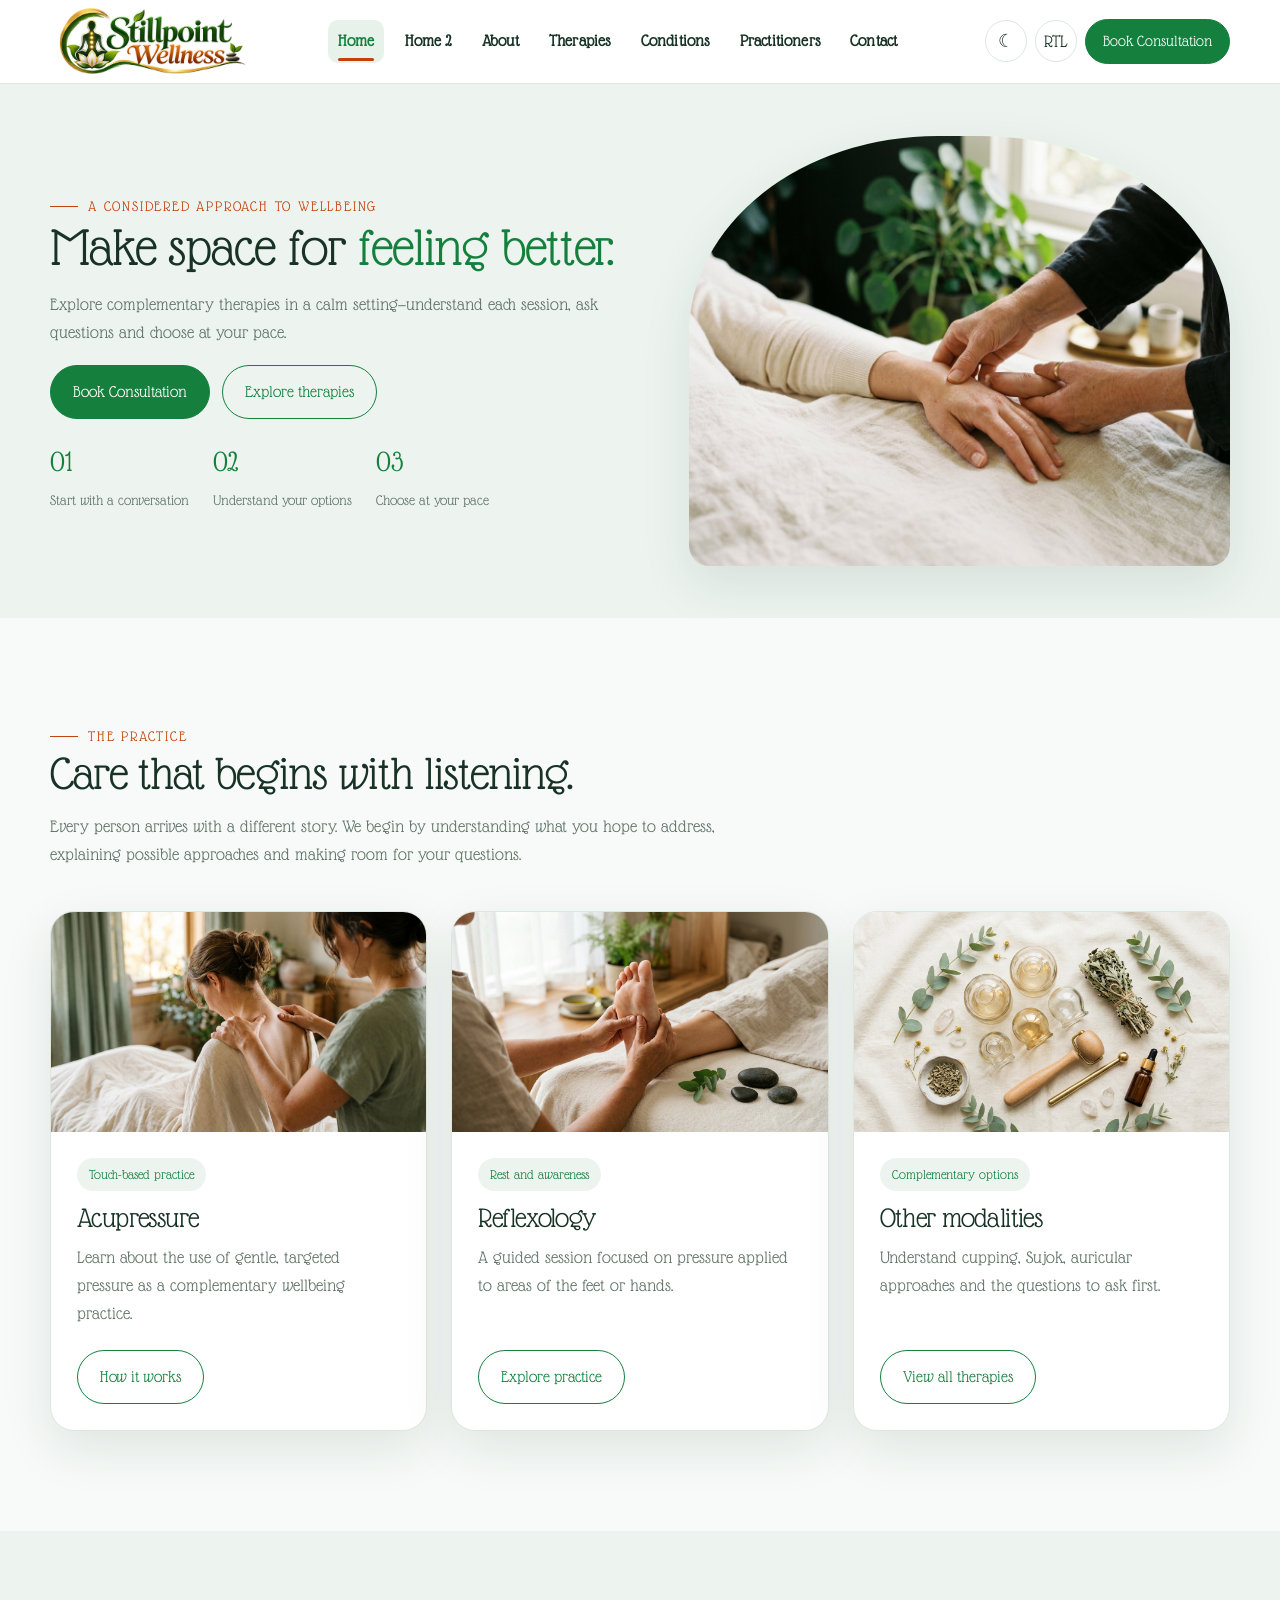
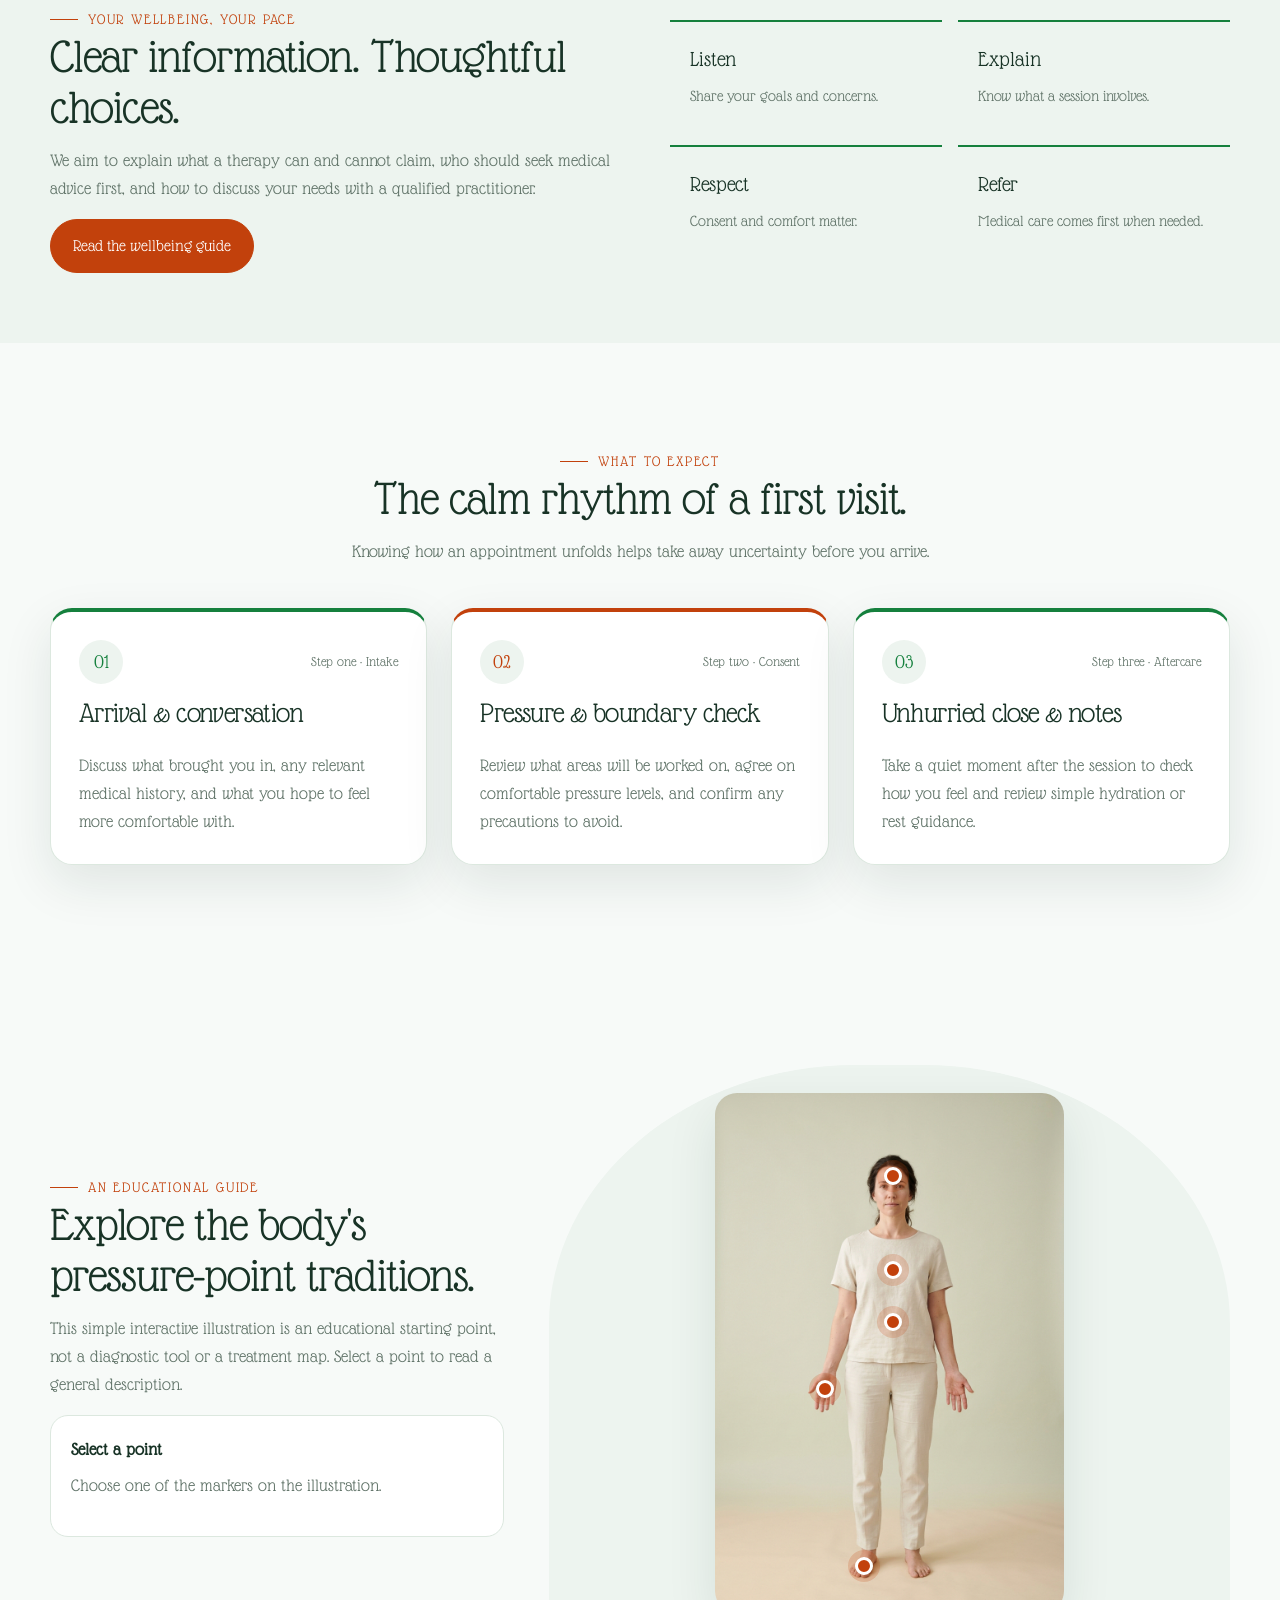
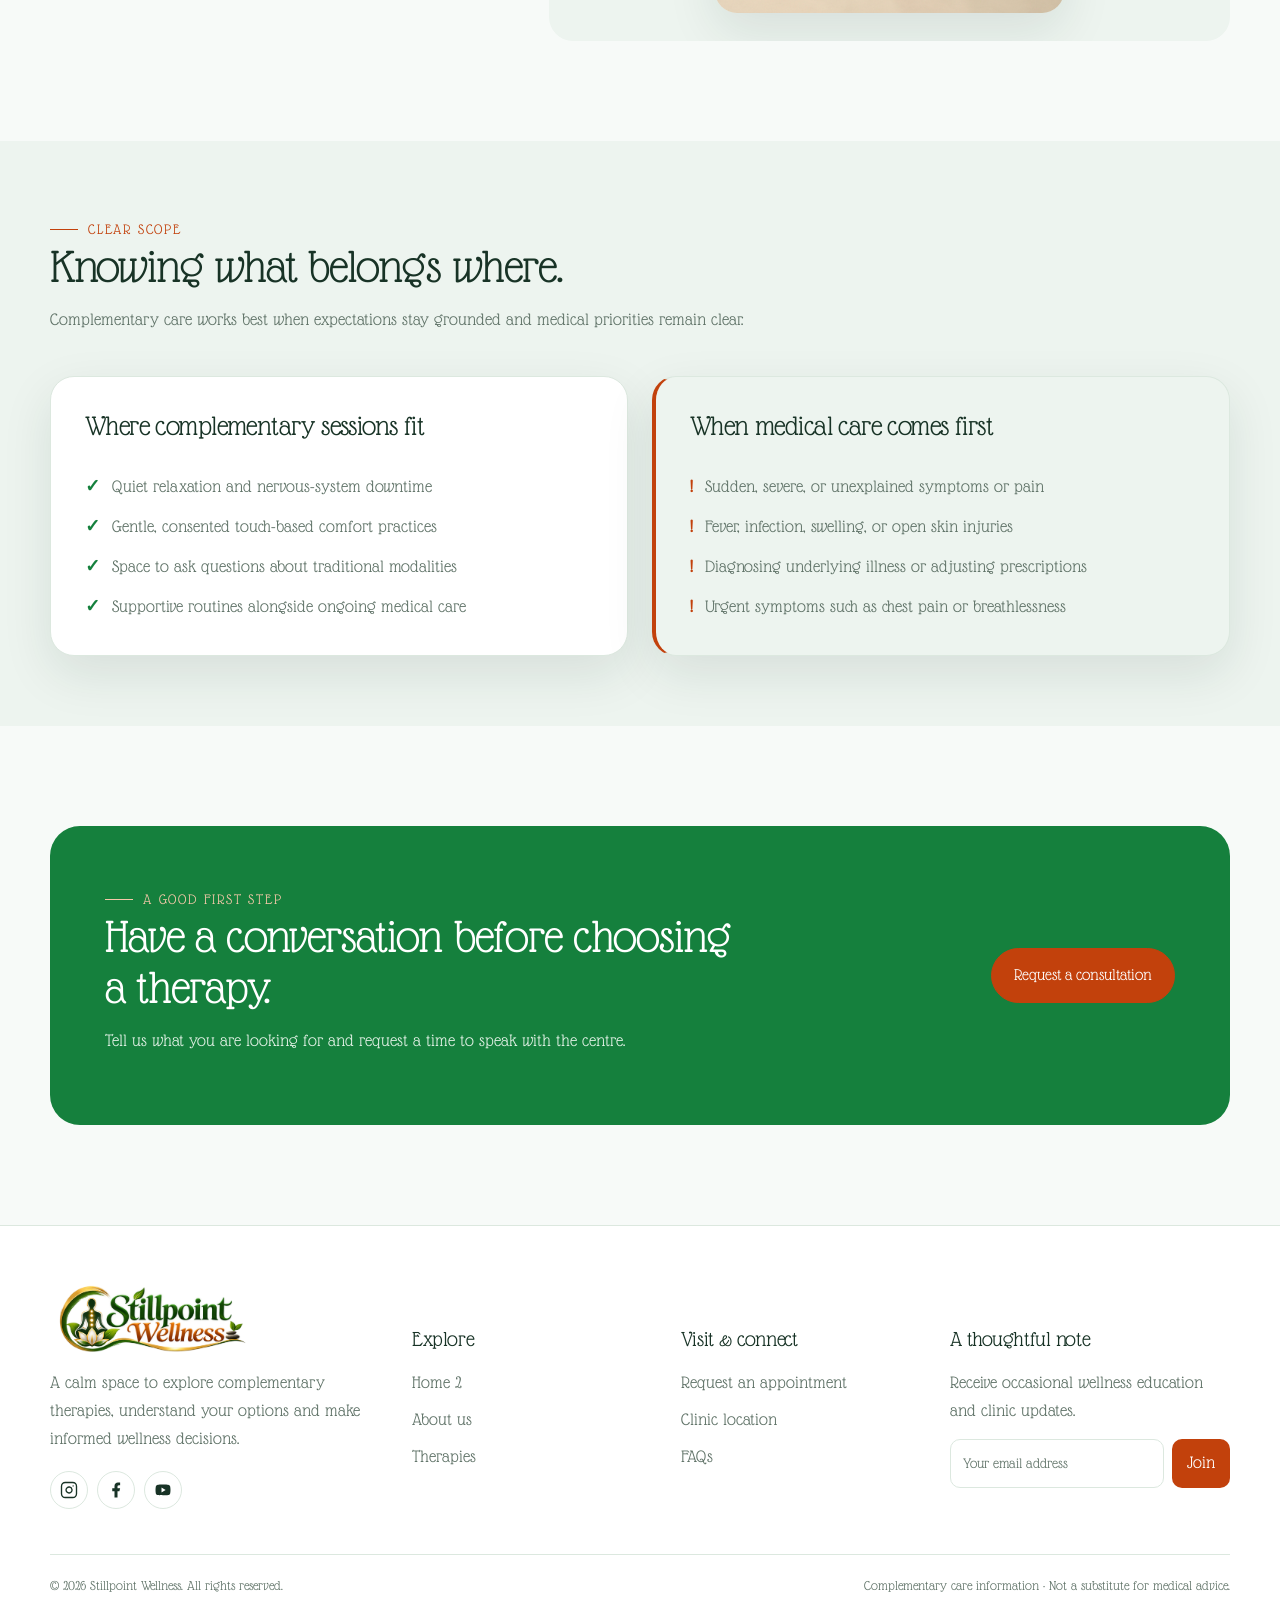
<file: index.html>
<!doctype html><html lang="en" data-theme="light"><head><meta charset="utf-8"><meta name="viewport" content="width=device-width,initial-scale=1"><meta name="description" content="Explore complementary acupressure and alternative therapy options with clear, safety-conscious information."><title>A quieter way to care for yourself | Stillpoint Wellness</title><link rel="icon" type="image/png" href="assets/favicon.png"><link rel="shortcut icon" type="image/png" href="assets/favicon.png"><link rel="apple-touch-icon" href="assets/favicon.png"><link rel="stylesheet" href="styles.css"></head><body>
<header class="site-header"><div class="container nav">
<a class="brand" href="index.html"><img class="brand-logo" src="assets/Stillpoint%20Wellness%20Logo.png" alt="Stillpoint Wellness" width="200" height="71"></a>
<nav class="nav-links" aria-label="Main navigation">
<a href="index.html" class="active">Home</a><a href="home-2.html">Home 2</a><a href="about.html">About</a><a href="therapies.html">Therapies</a><a href="conditions.html">Conditions</a><a href="practitioners.html">Practitioners</a><a href="contact.html">Contact</a></nav>
<div class="nav-tools"><button class="icon-btn" data-theme-toggle aria-label="Toggle color theme">☾</button><button class="icon-btn" data-dir-toggle aria-label="Toggle text direction">RTL</button><a class="btn" href="contact.html">Book Consultation</a><button class="icon-btn menu-toggle" aria-label="Open menu" aria-expanded="false">☰</button></div>
</div><nav class="mobile-nav" aria-label="Mobile navigation"><a href="index.html" class="active">Home</a><a href="home-2.html">Home 2</a><a href="about.html">About</a><a href="therapies.html">Therapies</a><a href="conditions.html">Conditions</a><a href="practitioners.html">Practitioners</a><a href="contact.html">Contact</a><a class="btn" href="contact.html">Book Consultation</a></nav></header>
<main>
<section class="hero hero-classic"><div class="container hero-grid"><div><span class="eyebrow">A considered approach to wellbeing</span><h1>Make space for <em>feeling better.</em></h1><p>Explore complementary therapies in a calm setting—understand each session, ask questions and choose at your pace.</p><div class="hero-actions"><a class="btn" href="contact.html">Book Consultation</a><a class="btn outline" href="therapies.html">Explore therapies</a></div><div class="stats"><div class="stat"><strong>01</strong><span>Start with a conversation</span></div><div class="stat"><strong>02</strong><span>Understand your options</span></div><div class="stat"><strong>03</strong><span>Choose at your pace</span></div></div></div><img class="hero-image" src="assets/hero-home.jpg" alt="Practitioner gently applying acupressure to a client's hand and wrist"></div></section>
<section class="section"><div class="container"><div class="section-head"><span class="eyebrow">The practice</span><h2>Care that begins with listening.</h2><p>Every person arrives with a different story. We begin by understanding what you hope to address, explaining possible approaches and making room for your questions.</p></div><div class="therapy-grid"><article class="card therapy-card"><img src="assets/therapy-acupressure.jpg" alt="Gentle shoulder acupressure session" loading="lazy"><div class="card-body"><span class="tag">Touch-based practice</span><h3>Acupressure</h3><p>Learn about the use of gentle, targeted pressure as a complementary wellbeing practice.</p><a class="btn outline" href="therapies.html">How it works</a></div></article><article class="card therapy-card"><img src="assets/therapy-reflexology.jpg" alt="Foot reflexology session with smooth stones" loading="lazy"><div class="card-body"><span class="tag">Rest and awareness</span><h3>Reflexology</h3><p>A guided session focused on pressure applied to areas of the feet or hands.</p><a class="btn outline" href="therapies.html">Explore practice</a></div></article><article class="card therapy-card"><img src="assets/therapy-modalities.jpg" alt="Cupping cups, mugwort and acupressure tools on linen" loading="lazy"><div class="card-body"><span class="tag">Complementary options</span><h3>Other modalities</h3><p>Understand cupping, Sujok, auricular approaches and the questions to ask first.</p><a class="btn outline" href="therapies.html">View all therapies</a></div></article></div></div></section>
<section class="feature-band"><div class="container split"><div><span class="eyebrow">Your wellbeing, your pace</span><h2>Clear information. Thoughtful choices.</h2><p>We aim to explain what a therapy can and cannot claim, who should seek medical advice first, and how to discuss your needs with a qualified practitioner.</p><a class="btn terracotta" href="conditions.html">Read the wellbeing guide</a></div><div class="feature-list feature-list--2col"><div class="feature"><b>Listen</b><p>Share your goals and concerns.</p></div><div class="feature"><b>Explain</b><p>Know what a session involves.</p></div><div class="feature"><b>Respect</b><p>Consent and comfort matter.</p></div><div class="feature"><b>Refer</b><p>Medical care comes first when needed.</p></div></div></div></section>
<section class="section"><div class="container"><div class="section-head center"><span class="eyebrow">What to expect</span><h2>The calm rhythm of a first visit.</h2><p>Knowing how an appointment unfolds helps take away uncertainty before you arrive.</p></div><div class="timeline-grid"><article class="timeline-step"><div class="step-head"><span class="step-badge">01</span><span class="step-meta">Step one · Intake</span></div><h3>Arrival & conversation</h3><p>Discuss what brought you in, any relevant medical history, and what you hope to feel more comfortable with.</p></article><article class="timeline-step"><div class="step-head"><span class="step-badge">02</span><span class="step-meta">Step two · Consent</span></div><h3>Pressure & boundary check</h3><p>Review what areas will be worked on, agree on comfortable pressure levels, and confirm any precautions to avoid.</p></article><article class="timeline-step"><div class="step-head"><span class="step-badge">03</span><span class="step-meta">Step three · Aftercare</span></div><h3>Unhurried close & notes</h3><p>Take a quiet moment after the session to check how you feel and review simple hydration or rest guidance.</p></article></div></div></section>
<section class="section"><div class="container meridian"><div><span class="eyebrow">An educational guide</span><h2>Explore the body's pressure-point traditions.</h2><p>This simple interactive illustration is an educational starting point, not a diagnostic tool or a treatment map. Select a point to read a general description.</p><div class="map-info" id="map-info"><strong>Select a point</strong><p>Choose one of the markers on the illustration.</p></div></div><div class="body-map"><div class="body-figure"><img src="assets/body-figure.jpg" alt="Person standing relaxed, front view" loading="lazy"><button class="point" data-info="Head" data-description="Some traditional practices discuss points around the head and face. Persistent or severe headaches need medical assessment." aria-label="Head point"></button><button class="point" data-info="Chest" data-description="Chest symptoms such as pain, pressure or breathlessness require urgent medical assessment, not acupressure." aria-label="Chest point"></button><button class="point" data-info="Abdomen" data-description="Abdominal discomfort can have many causes. Seek medical advice for persistent, severe or worsening symptoms." aria-label="Abdomen point"></button><button class="point" data-info="Hand" data-description="Hand pressure-point traditions are sometimes used in complementary practices. Avoid painful pressure or use over injured areas." aria-label="Hand point"></button><button class="point" data-info="Foot" data-description="Foot reflexology involves pressure on areas of the feet. It should not replace assessment of swelling, injury or circulation problems." aria-label="Foot point"></button></div></div></div></section>
<section class="section feature-band"><div class="container"><div class="section-head"><span class="eyebrow">Clear scope</span><h2>Knowing what belongs where.</h2><p>Complementary care works best when expectations stay grounded and medical priorities remain clear.</p></div><div class="clarity-grid"><div class="clarity-card"><h3>Where complementary sessions fit</h3><ul class="check-list"><li>Quiet relaxation and nervous-system downtime</li><li>Gentle, consented touch-based comfort practices</li><li>Space to ask questions about traditional modalities</li><li>Supportive routines alongside ongoing medical care</li></ul></div><div class="clarity-card caution"><h3>When medical care comes first</h3><ul class="check-list"><li>Sudden, severe, or unexplained symptoms or pain</li><li>Fever, infection, swelling, or open skin injuries</li><li>Diagnosing underlying illness or adjusting prescriptions</li><li>Urgent symptoms such as chest pain or breathlessness</li></ul></div></div></div></section>
<section class="section"><div class="container"><div class="cta-panel"><div><span class="eyebrow" style="color:#f5c8a9">A good first step</span><h2>Have a conversation before choosing a therapy.</h2><p>Tell us what you are looking for and request a time to speak with the centre.</p></div><a class="btn terracotta" href="contact.html">Request a consultation</a></div></div></section>
</main>
<footer class="site-footer"><div class="container"><div class="footer-grid">
<div><a class="brand" href="index.html"><img class="brand-logo" src="assets/Stillpoint%20Wellness%20Logo.png" alt="Stillpoint Wellness" width="200" height="71"></a><p>A calm space to explore complementary therapies, understand your options and make informed wellness decisions.</p><div class="socials"><a href="#" aria-label="Instagram"><svg viewBox="0 0 24 24" fill="none" stroke="currentColor" stroke-width="1.8" stroke-linecap="round" stroke-linejoin="round" aria-hidden="true"><rect x="2" y="2" width="20" height="20" rx="5" ry="5"/><path d="M16 11.37A4 4 0 1 1 12.63 8 4 4 0 0 1 16 11.37z"/><line x1="17.5" y1="6.5" x2="17.51" y2="6.5"/></svg></a><a href="#" aria-label="Facebook"><svg viewBox="0 0 24 24" fill="currentColor" aria-hidden="true"><path d="M14 13.5h2.5l1-4H14v-2c0-1.03 0-2 2-2h1.5V2.14c-.326-.043-1.557-.14-2.857-.14C11.928 2 10 3.657 10 6.7v2.8H7v4h3V22h4v-8.5z"/></svg></a><a href="#" aria-label="YouTube"><svg viewBox="0 0 24 24" fill="currentColor" aria-hidden="true"><path fill-rule="evenodd" clip-rule="evenodd" d="M21.58 7.19a2.75 2.75 0 0 0-1.94-1.94C17.93 4.8 12 4.8 12 4.8s-5.93 0-7.64.45A2.75 2.75 0 0 0 2.42 7.19 28.6 28.6 0 0 0 2 12a28.6 28.6 0 0 0 .42 4.81 2.75 2.75 0 0 0 1.94 1.94C6.07 19.2 12 19.2 12 19.2s5.93 0 7.64-.45a2.75 2.75 0 0 0 1.94-1.94A28.6 28.6 0 0 0 22 12a28.6 28.6 0 0 0-.42-4.81zM10 15.2V8.8l5.5 3.2L10 15.2z"/></svg></a></div></div>
<div><h3>Explore</h3><div class="footer-links"><a href="home-2.html">Home 2</a><a href="about.html">About us</a><a href="therapies.html">Therapies</a></div></div>
<div><h3>Visit & connect</h3><div class="footer-links"><a href="contact.html">Request an appointment</a><a href="contact.html#location">Clinic location</a><a href="contact.html#faq">FAQs</a></div></div>
<div><h3>A thoughtful note</h3><p>Receive occasional wellness education and clinic updates.</p><form class="newsletter" data-demo-form data-success="Thanks for subscribing to the demo newsletter."><input type="email" placeholder="Your email address" aria-label="Email address" required><button type="submit">Join</button></form></div>
</div><div class="copyright"><span>© <span id="year">2026</span> Stillpoint Wellness. All rights reserved.</span><span>Complementary care information · Not a substitute for medical advice.</span></div></div></footer><div class="toast" role="status" aria-live="polite"></div><button class="back-to-top" type="button" aria-label="Back to top" title="Back to top"><svg viewBox="0 0 24 24" fill="none" stroke="currentColor" stroke-width="2.2" stroke-linecap="round" stroke-linejoin="round" aria-hidden="true"><path d="M12 19V5"/><path d="m5 12 7-7 7 7"/></svg></button>
<script src="script.js"></script></body></html>
</file>
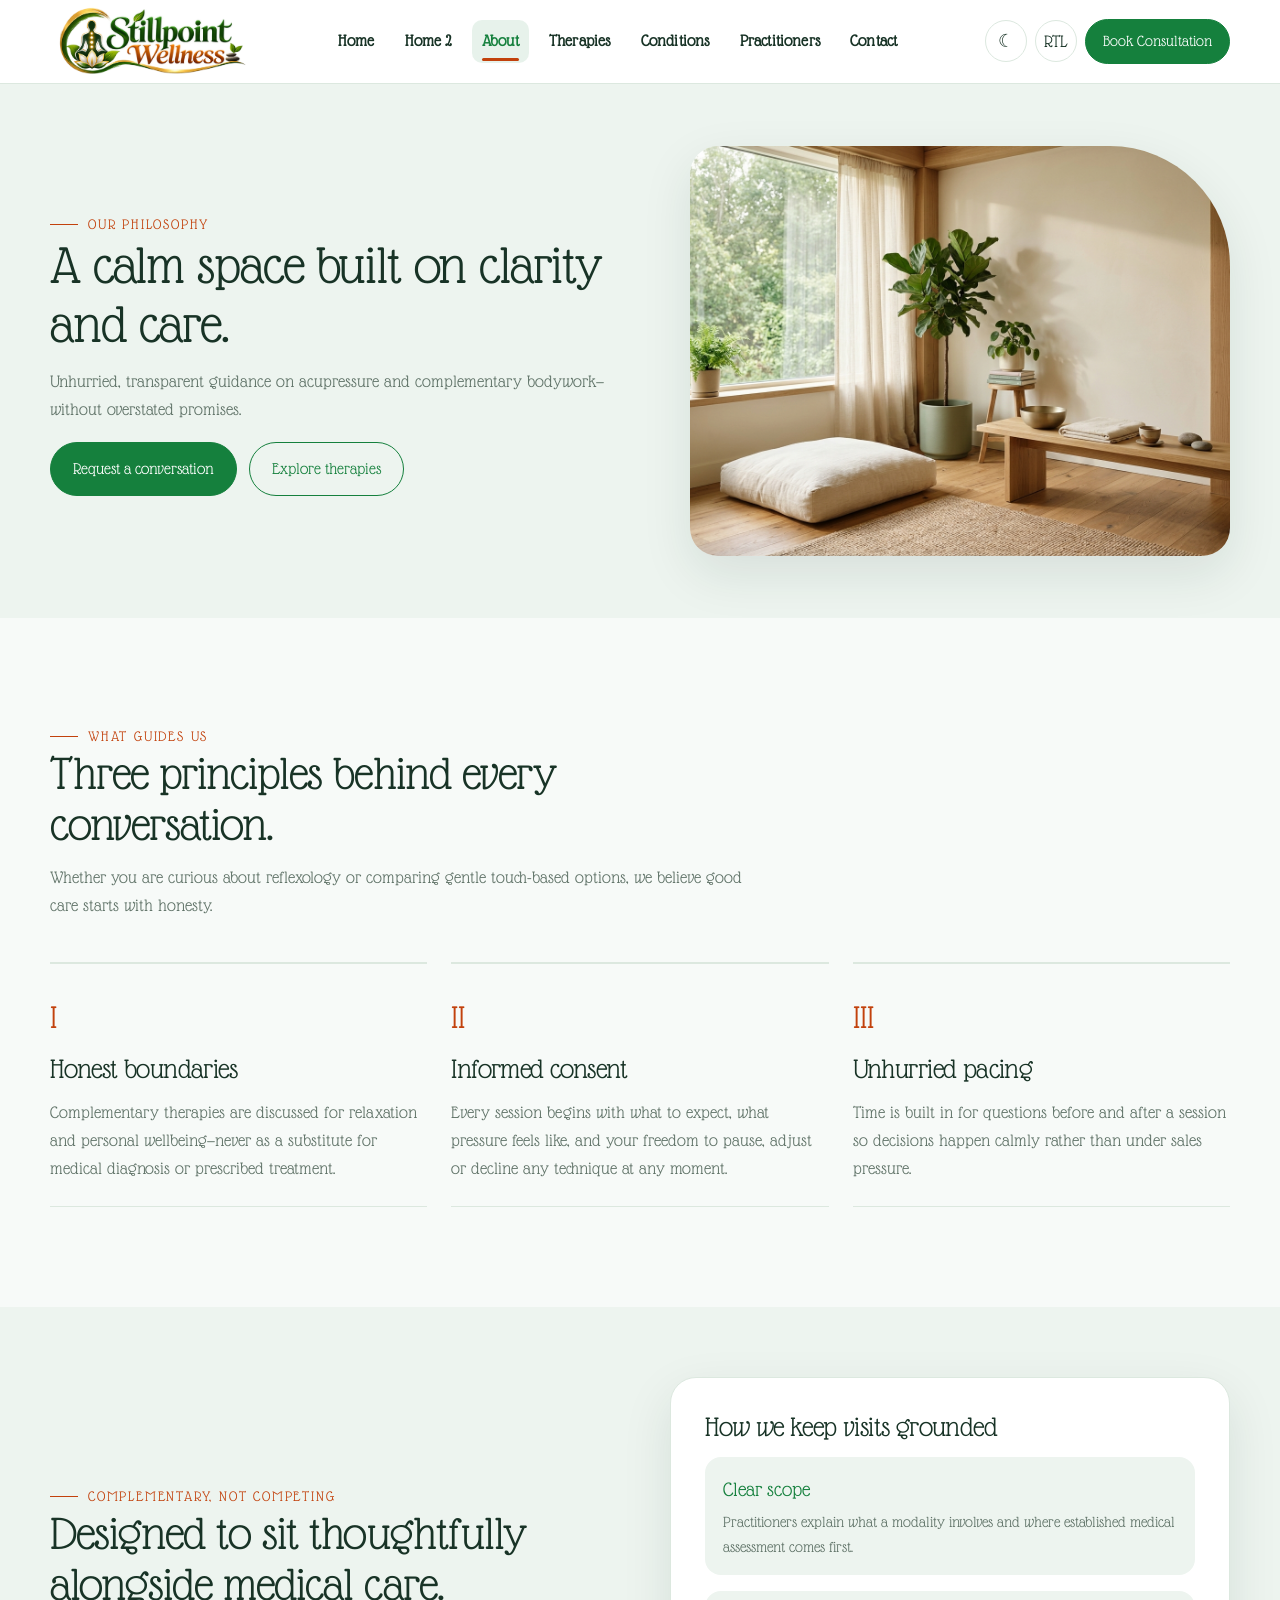
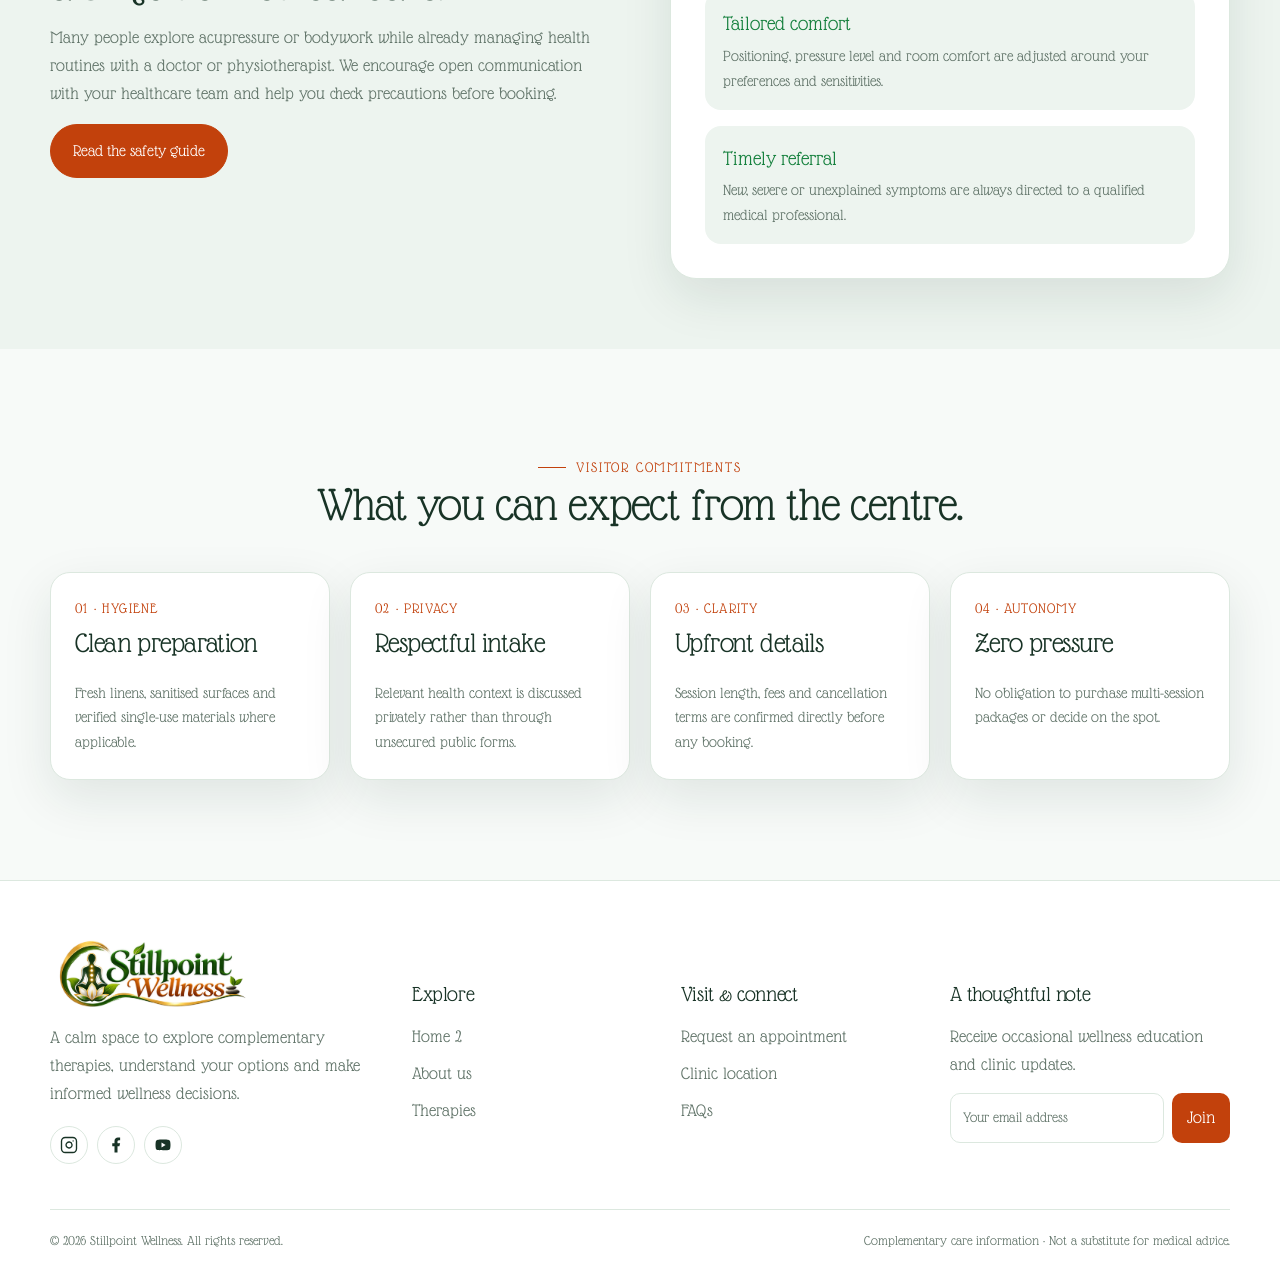
<file: about.html>
<!doctype html><html lang="en" data-theme="light"><head><meta charset="utf-8"><meta name="viewport" content="width=device-width,initial-scale=1"><meta name="description" content="Learn about Stillpoint Wellness, our calm philosophy, safety-first standards and how complementary care fits alongside medical support."><title>About Stillpoint Wellness | Stillpoint Wellness</title><link rel="icon" type="image/png" href="assets/favicon.png"><link rel="shortcut icon" type="image/png" href="assets/favicon.png"><link rel="apple-touch-icon" href="assets/favicon.png"><link rel="stylesheet" href="styles.css"></head><body>
<header class="site-header"><div class="container nav">
<a class="brand" href="index.html"><img class="brand-logo" src="assets/Stillpoint%20Wellness%20Logo.png" alt="Stillpoint Wellness" width="200" height="71"></a>
<nav class="nav-links" aria-label="Main navigation">
<a href="index.html">Home</a><a href="home-2.html">Home 2</a><a href="about.html" class="active">About</a><a href="therapies.html">Therapies</a><a href="conditions.html">Conditions</a><a href="practitioners.html">Practitioners</a><a href="contact.html">Contact</a></nav>
<div class="nav-tools"><button class="icon-btn" data-theme-toggle aria-label="Toggle color theme">☾</button><button class="icon-btn" data-dir-toggle aria-label="Toggle text direction">RTL</button><a class="btn" href="contact.html">Book Consultation</a><button class="icon-btn menu-toggle" aria-label="Open menu" aria-expanded="false">☰</button></div>
</div><nav class="mobile-nav" aria-label="Mobile navigation"><a href="index.html">Home</a><a href="home-2.html">Home 2</a><a href="about.html" class="active">About</a><a href="therapies.html">Therapies</a><a href="conditions.html">Conditions</a><a href="practitioners.html">Practitioners</a><a href="contact.html">Contact</a><a class="btn" href="contact.html">Book Consultation</a></nav></header>
<main>
<section class="hero hero-about"><div class="container"><div><span class="eyebrow">Our philosophy</span><h1>A calm space built on clarity and care.</h1><p>Unhurried, transparent guidance on acupressure and complementary bodywork—without overstated promises.</p><div class="hero-actions"><a class="btn" href="contact.html">Request a conversation</a><a class="btn outline" href="therapies.html">Explore therapies</a></div></div><div class="about-media"><img src="assets/about-practice.jpg" alt="Quiet wellness practice room in soft natural light"></div></div></section>
<section class="section"><div class="container"><div class="section-head"><span class="eyebrow">What guides us</span><h2>Three principles behind every conversation.</h2><p>Whether you are curious about reflexology or comparing gentle touch-based options, we believe good care starts with honesty.</p></div><div class="principles-grid"><article class="principle"><span class="roman-num">I</span><h3>Honest boundaries</h3><p>Complementary therapies are discussed for relaxation and personal wellbeing—never as a substitute for medical diagnosis or prescribed treatment.</p></article><article class="principle"><span class="roman-num">II</span><h3>Informed consent</h3><p>Every session begins with what to expect, what pressure feels like, and your freedom to pause, adjust or decline any technique at any moment.</p></article><article class="principle"><span class="roman-num">III</span><h3>Unhurried pacing</h3><p>Time is built in for questions before and after a session so decisions happen calmly rather than under sales pressure.</p></article></div></div></section>
<section class="section feature-band"><div class="container split"><div><span class="eyebrow">Complementary, not competing</span><h2>Designed to sit thoughtfully alongside medical care.</h2><p>Many people explore acupressure or bodywork while already managing health routines with a doctor or physiotherapist. We encourage open communication with your healthcare team and help you check precautions before booking.</p><a class="btn terracotta" href="conditions.html">Read the safety guide</a></div><div class="ethos-panel"><h3>How we keep visits grounded</h3><div class="ethos-list"><div class="ethos-item"><strong>Clear scope</strong><p>Practitioners explain what a modality involves and where established medical assessment comes first.</p></div><div class="ethos-item"><strong>Tailored comfort</strong><p>Positioning, pressure level and room comfort are adjusted around your preferences and sensitivities.</p></div><div class="ethos-item"><strong>Timely referral</strong><p>New, severe or unexplained symptoms are always directed to a qualified medical professional.</p></div></div></div></div></section>
<section class="section"><div class="container"><div class="section-head center"><span class="eyebrow">Visitor commitments</span><h2>What you can expect from the centre.</h2></div><div class="standards-strip"><div class="standard-item"><span>01 · Hygiene</span><h3>Clean preparation</h3><p>Fresh linens, sanitised surfaces and verified single-use materials where applicable.</p></div><div class="standard-item"><span>02 · Privacy</span><h3>Respectful intake</h3><p>Relevant health context is discussed privately rather than through unsecured public forms.</p></div><div class="standard-item"><span>03 · Clarity</span><h3>Upfront details</h3><p>Session length, fees and cancellation terms are confirmed directly before any booking.</p></div><div class="standard-item"><span>04 · Autonomy</span><h3>Zero pressure</h3><p>No obligation to purchase multi-session packages or decide on the spot.</p></div></div></div></section>
</main>
<footer class="site-footer"><div class="container"><div class="footer-grid">
<div><a class="brand" href="index.html"><img class="brand-logo" src="assets/Stillpoint%20Wellness%20Logo.png" alt="Stillpoint Wellness" width="200" height="71"></a><p>A calm space to explore complementary therapies, understand your options and make informed wellness decisions.</p><div class="socials"><a href="#" aria-label="Instagram"><svg viewBox="0 0 24 24" fill="none" stroke="currentColor" stroke-width="1.8" stroke-linecap="round" stroke-linejoin="round" aria-hidden="true"><rect x="2" y="2" width="20" height="20" rx="5" ry="5"/><path d="M16 11.37A4 4 0 1 1 12.63 8 4 4 0 0 1 16 11.37z"/><line x1="17.5" y1="6.5" x2="17.51" y2="6.5"/></svg></a><a href="#" aria-label="Facebook"><svg viewBox="0 0 24 24" fill="currentColor" aria-hidden="true"><path d="M14 13.5h2.5l1-4H14v-2c0-1.03 0-2 2-2h1.5V2.14c-.326-.043-1.557-.14-2.857-.14C11.928 2 10 3.657 10 6.7v2.8H7v4h3V22h4v-8.5z"/></svg></a><a href="#" aria-label="YouTube"><svg viewBox="0 0 24 24" fill="currentColor" aria-hidden="true"><path fill-rule="evenodd" clip-rule="evenodd" d="M21.58 7.19a2.75 2.75 0 0 0-1.94-1.94C17.93 4.8 12 4.8 12 4.8s-5.93 0-7.64.45A2.75 2.75 0 0 0 2.42 7.19 28.6 28.6 0 0 0 2 12a28.6 28.6 0 0 0 .42 4.81 2.75 2.75 0 0 0 1.94 1.94C6.07 19.2 12 19.2 12 19.2s5.93 0 7.64-.45a2.75 2.75 0 0 0 1.94-1.94A28.6 28.6 0 0 0 22 12a28.6 28.6 0 0 0-.42-4.81zM10 15.2V8.8l5.5 3.2L10 15.2z"/></svg></a></div></div>
<div><h3>Explore</h3><div class="footer-links"><a href="home-2.html">Home 2</a><a href="about.html">About us</a><a href="therapies.html">Therapies</a></div></div>
<div><h3>Visit & connect</h3><div class="footer-links"><a href="contact.html">Request an appointment</a><a href="contact.html#location">Clinic location</a><a href="contact.html#faq">FAQs</a></div></div>
<div><h3>A thoughtful note</h3><p>Receive occasional wellness education and clinic updates.</p><form class="newsletter" data-demo-form data-success="Thanks for subscribing to the demo newsletter."><input type="email" placeholder="Your email address" aria-label="Email address" required><button type="submit">Join</button></form></div>
</div><div class="copyright"><span>© <span id="year">2026</span> Stillpoint Wellness. All rights reserved.</span><span>Complementary care information · Not a substitute for medical advice.</span></div></div></footer><div class="toast" role="status" aria-live="polite"></div><button class="back-to-top" type="button" aria-label="Back to top" title="Back to top"><svg viewBox="0 0 24 24" fill="none" stroke="currentColor" stroke-width="2.2" stroke-linecap="round" stroke-linejoin="round" aria-hidden="true"><path d="M12 19V5"/><path d="m5 12 7-7 7 7"/></svg></button>
<script src="script.js"></script></body></html>
</file>
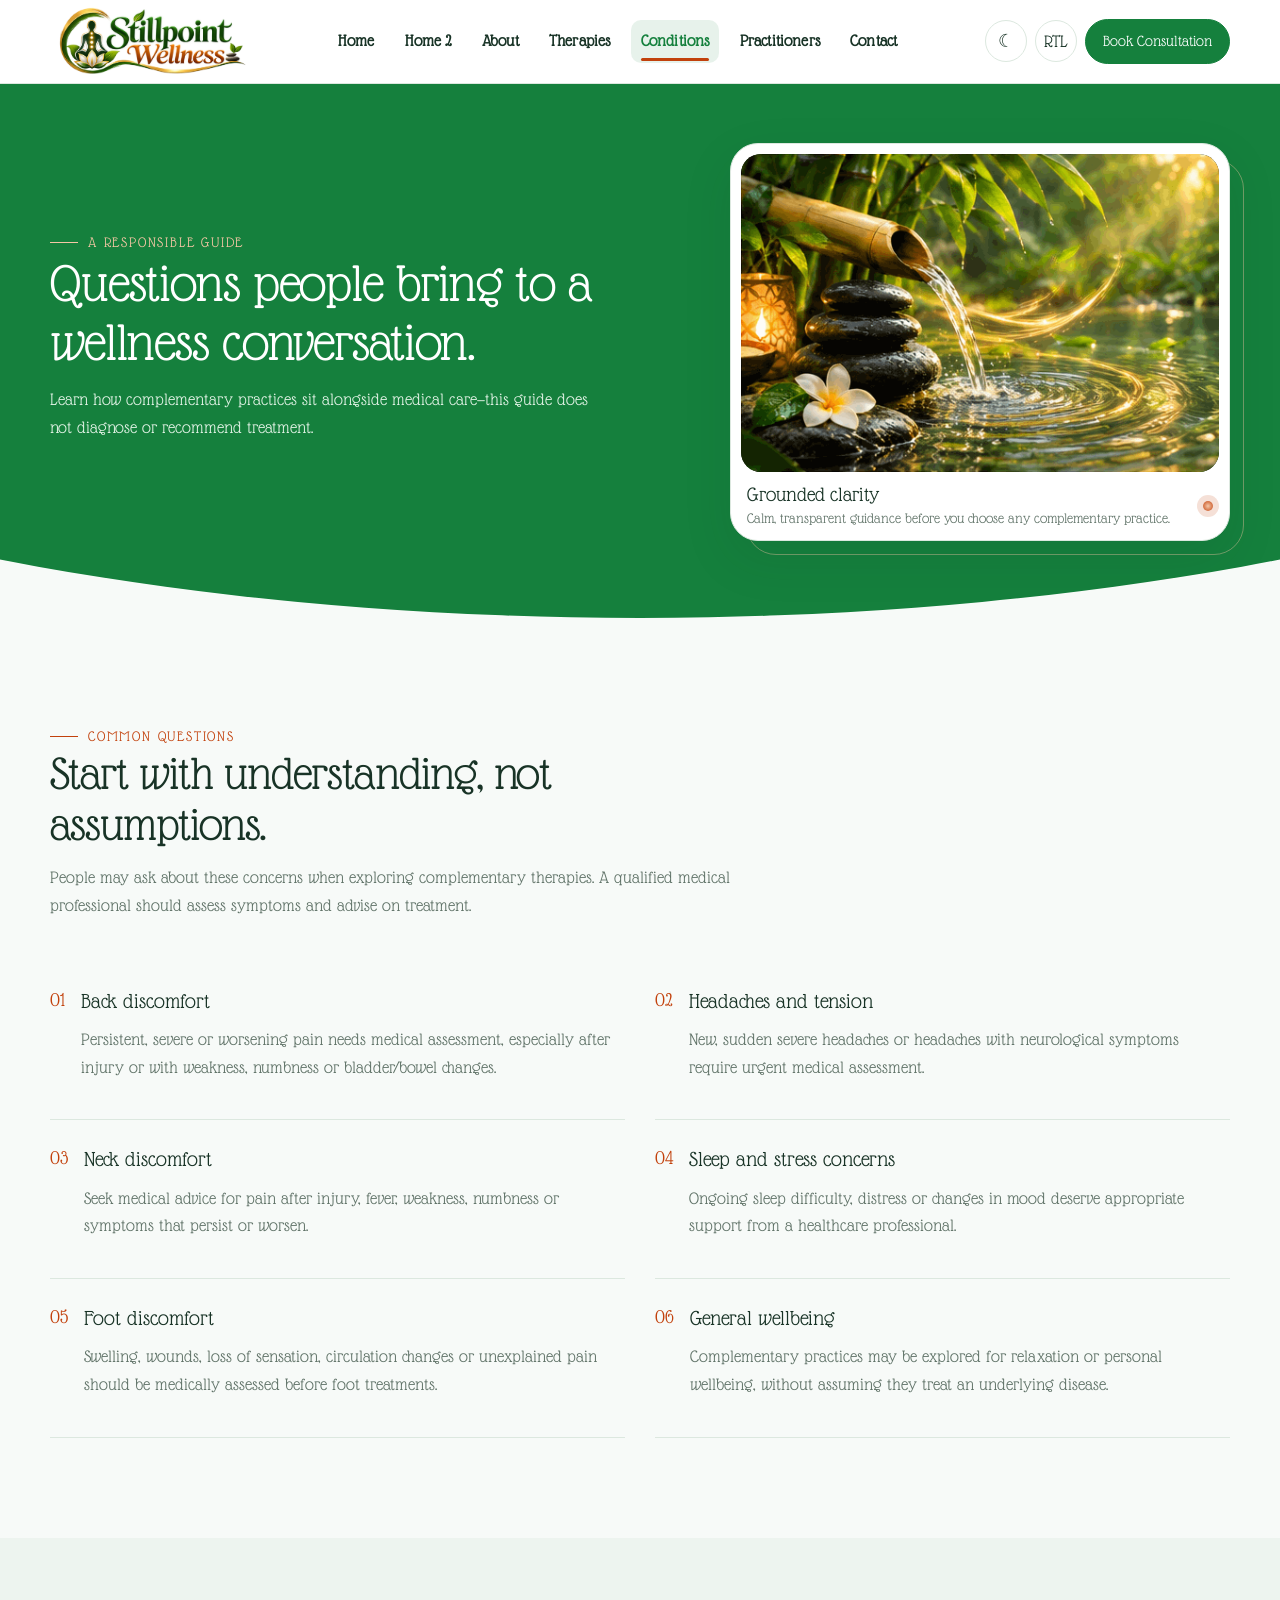
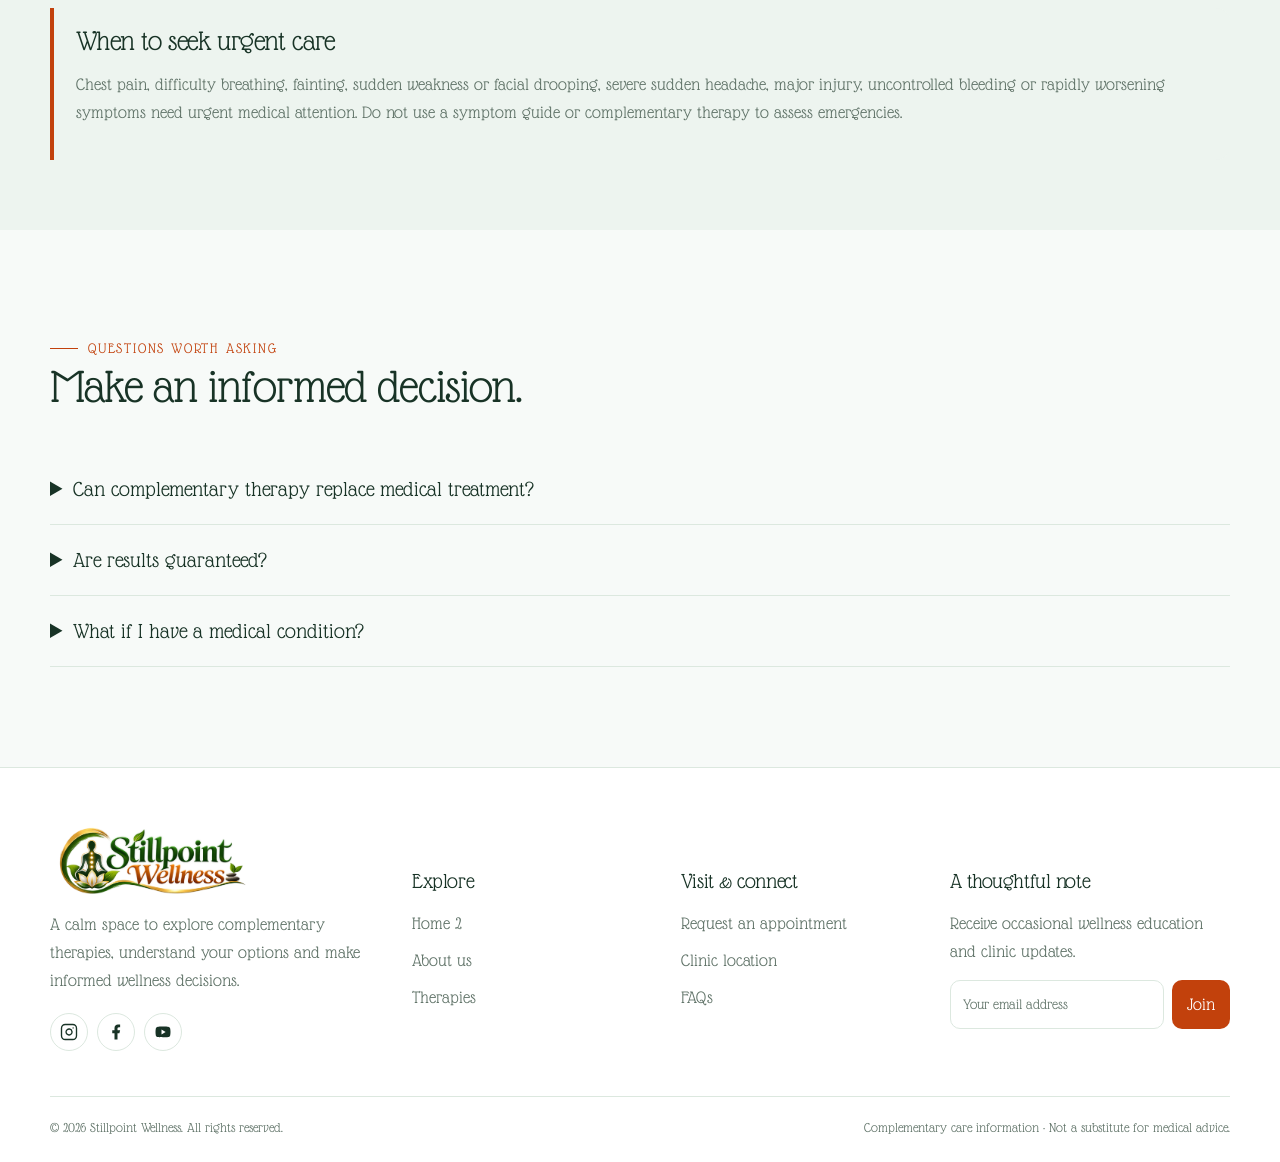
<file: conditions.html>
<!doctype html><html lang="en" data-theme="light"><head><meta charset="utf-8"><meta name="viewport" content="width=device-width,initial-scale=1"><meta name="description" content="Explore complementary acupressure and alternative therapy options with clear, safety-conscious information."><title>Wellbeing concerns and safety guide | Stillpoint Wellness</title><link rel="icon" type="image/png" href="assets/favicon.png"><link rel="shortcut icon" type="image/png" href="assets/favicon.png"><link rel="apple-touch-icon" href="assets/favicon.png"><link rel="stylesheet" href="styles.css"></head><body>
<header class="site-header"><div class="container nav">
<a class="brand" href="index.html"><img class="brand-logo" src="assets/Stillpoint%20Wellness%20Logo.png" alt="Stillpoint Wellness" width="200" height="71"></a>
<nav class="nav-links" aria-label="Main navigation">
<a href="index.html">Home</a><a href="home-2.html">Home 2</a><a href="about.html">About</a><a href="therapies.html">Therapies</a><a href="conditions.html" class="active">Conditions</a><a href="practitioners.html">Practitioners</a><a href="contact.html">Contact</a></nav>
<div class="nav-tools"><button class="icon-btn" data-theme-toggle aria-label="Toggle color theme">☾</button><button class="icon-btn" data-dir-toggle aria-label="Toggle text direction">RTL</button><a class="btn" href="contact.html">Book Consultation</a><button class="icon-btn menu-toggle" aria-label="Open menu" aria-expanded="false">☰</button></div>
</div><nav class="mobile-nav" aria-label="Mobile navigation"><a href="index.html">Home</a><a href="home-2.html">Home 2</a><a href="about.html">About</a><a href="therapies.html">Therapies</a><a href="conditions.html" class="active">Conditions</a><a href="practitioners.html">Practitioners</a><a href="contact.html">Contact</a><a class="btn" href="contact.html">Book Consultation</a></nav></header>
<main>
<section class="hero hero-conditions"><div class="container"><div><span class="eyebrow" style="color:#f5c7a5">A responsible guide</span><h1>Questions people bring to a wellness conversation.</h1><p>Learn how complementary practices sit alongside medical care—this guide does not diagnose or recommend treatment.</p></div><figure class="ritual-showcase"><div class="ritual-card"><div class="ritual-media"><img src="assets/Animated%20Bamboo%20Spa%20Water%20Ritual.gif" width="507" height="337" alt="Animated bamboo water spout pouring into a calm pool beside stacked stones, a glowing candle and a lotus flower"></div><figcaption class="ritual-caption"><div><strong>Grounded clarity</strong><span>Calm, transparent guidance before you choose any complementary practice.</span></div><span class="ritual-dot" aria-hidden="true"></span></figcaption></div></figure></div></section>
<section class="section"><div class="container"><div class="section-head"><span class="eyebrow">Common questions</span><h2>Start with understanding, not assumptions.</h2><p>People may ask about these concerns when exploring complementary therapies. A qualified medical professional should assess symptoms and advise on treatment.</p></div><div class="condition-list"><div class="condition"><span>01</span><div><b>Back discomfort</b><p>Persistent, severe or worsening pain needs medical assessment, especially after injury or with weakness, numbness or bladder/bowel changes.</p></div></div><div class="condition"><span>02</span><div><b>Headaches and tension</b><p>New, sudden severe headaches or headaches with neurological symptoms require urgent medical assessment.</p></div></div><div class="condition"><span>03</span><div><b>Neck discomfort</b><p>Seek medical advice for pain after injury, fever, weakness, numbness or symptoms that persist or worsen.</p></div></div><div class="condition"><span>04</span><div><b>Sleep and stress concerns</b><p>Ongoing sleep difficulty, distress or changes in mood deserve appropriate support from a healthcare professional.</p></div></div><div class="condition"><span>05</span><div><b>Foot discomfort</b><p>Swelling, wounds, loss of sensation, circulation changes or unexplained pain should be medically assessed before foot treatments.</p></div></div><div class="condition"><span>06</span><div><b>General wellbeing</b><p>Complementary practices may be explored for relaxation or personal wellbeing, without assuming they treat an underlying disease.</p></div></div></div></div></section>
<section class="section feature-band"><div class="container"><div class="notice"><h3>When to seek urgent care</h3><p>Chest pain, difficulty breathing, fainting, sudden weakness or facial drooping, severe sudden headache, major injury, uncontrolled bleeding or rapidly worsening symptoms need urgent medical attention. Do not use a symptom guide or complementary therapy to assess emergencies.</p></div></div></section>
<section class="section"><div class="container"><div class="section-head"><span class="eyebrow">Questions worth asking</span><h2>Make an informed decision.</h2></div><div class="faq"><details><summary>Can complementary therapy replace medical treatment?</summary><p>No. Do not stop prescribed medication or delay recommended medical assessment. Discuss complementary practices with your healthcare professional.</p></details><details><summary>Are results guaranteed?</summary><p>No. Outcomes vary, and claims of guaranteed cures or pain relief are not appropriate.</p></details><details><summary>What if I have a medical condition?</summary><p>Discuss your circumstances with a qualified healthcare professional before booking. Share relevant information with the practitioner through an appropriate private process.</p></details></div></div></section>
</main>
<footer class="site-footer"><div class="container"><div class="footer-grid">
<div><a class="brand" href="index.html"><img class="brand-logo" src="assets/Stillpoint%20Wellness%20Logo.png" alt="Stillpoint Wellness" width="200" height="71"></a><p>A calm space to explore complementary therapies, understand your options and make informed wellness decisions.</p><div class="socials"><a href="#" aria-label="Instagram"><svg viewBox="0 0 24 24" fill="none" stroke="currentColor" stroke-width="1.8" stroke-linecap="round" stroke-linejoin="round" aria-hidden="true"><rect x="2" y="2" width="20" height="20" rx="5" ry="5"/><path d="M16 11.37A4 4 0 1 1 12.63 8 4 4 0 0 1 16 11.37z"/><line x1="17.5" y1="6.5" x2="17.51" y2="6.5"/></svg></a><a href="#" aria-label="Facebook"><svg viewBox="0 0 24 24" fill="currentColor" aria-hidden="true"><path d="M14 13.5h2.5l1-4H14v-2c0-1.03 0-2 2-2h1.5V2.14c-.326-.043-1.557-.14-2.857-.14C11.928 2 10 3.657 10 6.7v2.8H7v4h3V22h4v-8.5z"/></svg></a><a href="#" aria-label="YouTube"><svg viewBox="0 0 24 24" fill="currentColor" aria-hidden="true"><path fill-rule="evenodd" clip-rule="evenodd" d="M21.58 7.19a2.75 2.75 0 0 0-1.94-1.94C17.93 4.8 12 4.8 12 4.8s-5.93 0-7.64.45A2.75 2.75 0 0 0 2.42 7.19 28.6 28.6 0 0 0 2 12a28.6 28.6 0 0 0 .42 4.81 2.75 2.75 0 0 0 1.94 1.94C6.07 19.2 12 19.2 12 19.2s5.93 0 7.64-.45a2.75 2.75 0 0 0 1.94-1.94A28.6 28.6 0 0 0 22 12a28.6 28.6 0 0 0-.42-4.81zM10 15.2V8.8l5.5 3.2L10 15.2z"/></svg></a></div></div>
<div><h3>Explore</h3><div class="footer-links"><a href="home-2.html">Home 2</a><a href="about.html">About us</a><a href="therapies.html">Therapies</a></div></div>
<div><h3>Visit & connect</h3><div class="footer-links"><a href="contact.html">Request an appointment</a><a href="contact.html#location">Clinic location</a><a href="contact.html#faq">FAQs</a></div></div>
<div><h3>A thoughtful note</h3><p>Receive occasional wellness education and clinic updates.</p><form class="newsletter" data-demo-form data-success="Thanks for subscribing to the demo newsletter."><input type="email" placeholder="Your email address" aria-label="Email address" required><button type="submit">Join</button></form></div>
</div><div class="copyright"><span>© <span id="year">2026</span> Stillpoint Wellness. All rights reserved.</span><span>Complementary care information · Not a substitute for medical advice.</span></div></div></footer><div class="toast" role="status" aria-live="polite"></div><button class="back-to-top" type="button" aria-label="Back to top" title="Back to top"><svg viewBox="0 0 24 24" fill="none" stroke="currentColor" stroke-width="2.2" stroke-linecap="round" stroke-linejoin="round" aria-hidden="true"><path d="M12 19V5"/><path d="m5 12 7-7 7 7"/></svg></button>
<script src="script.js"></script></body></html>
</file>
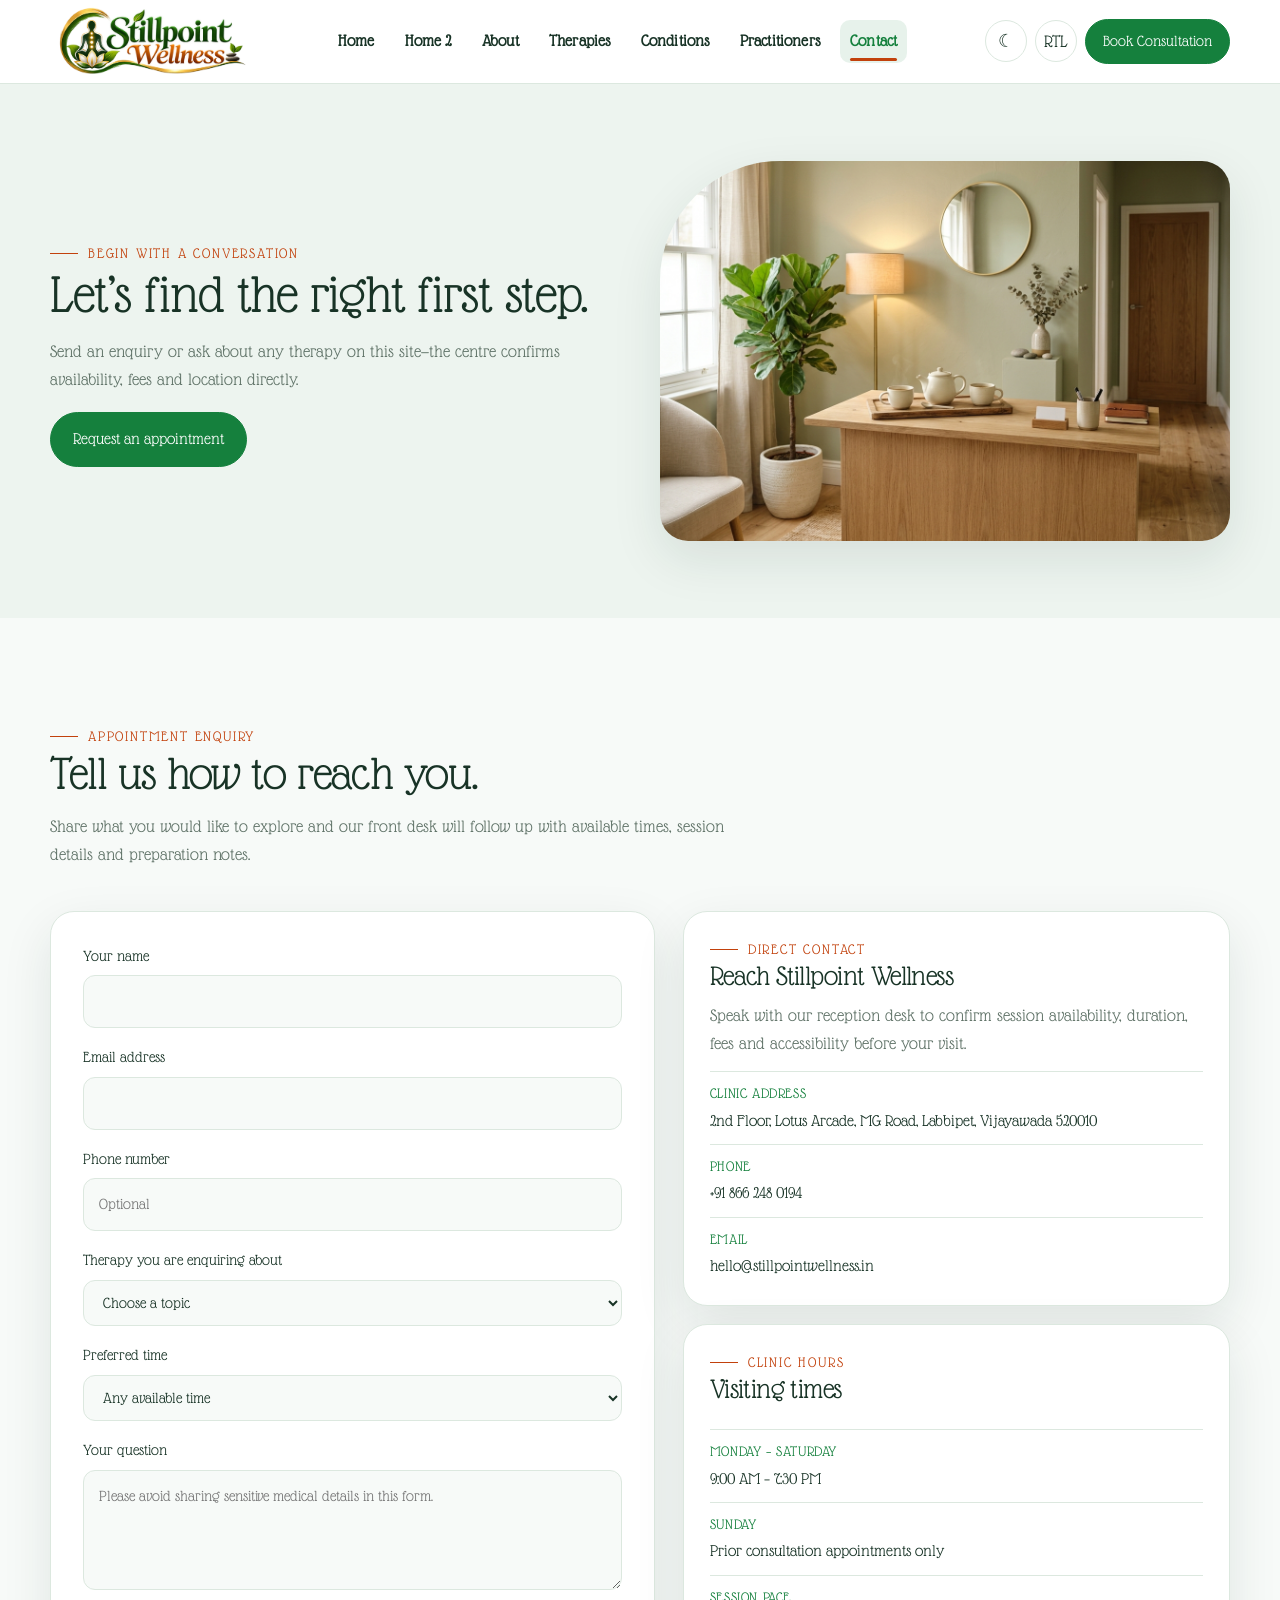
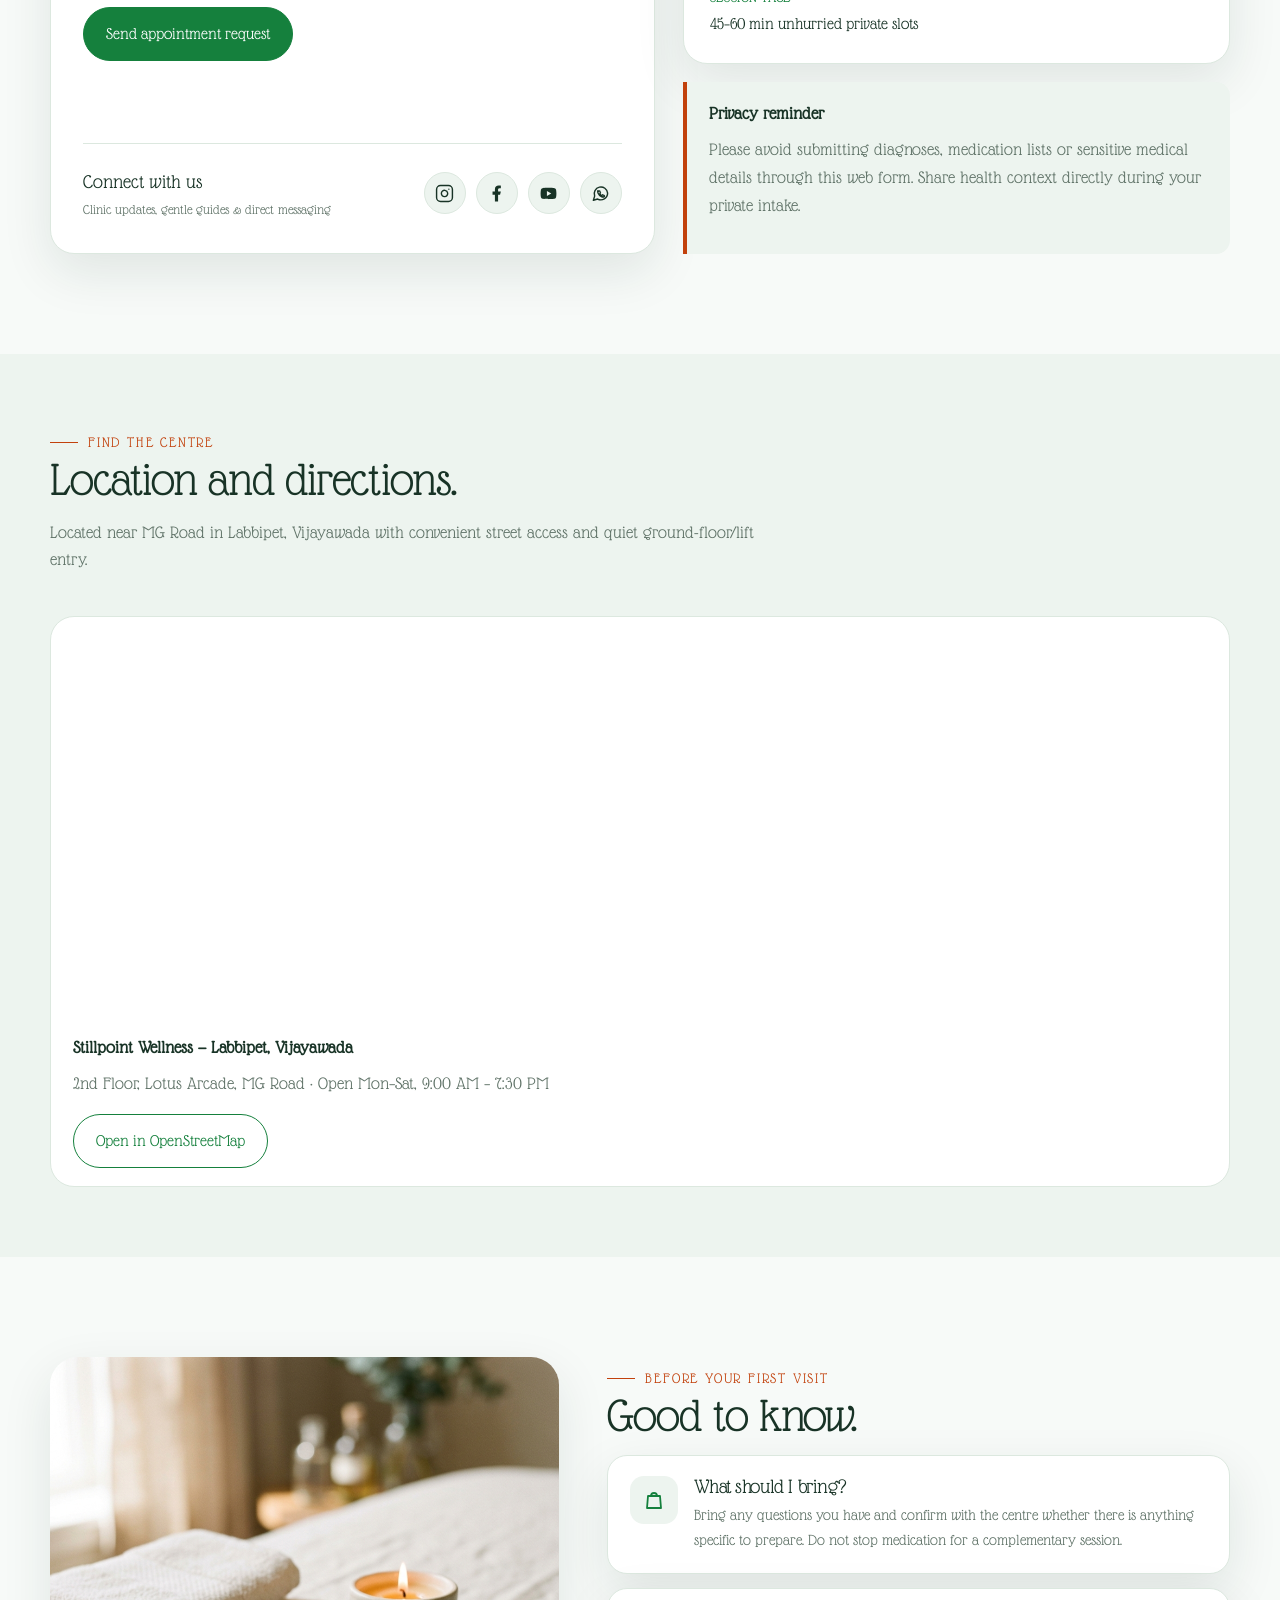
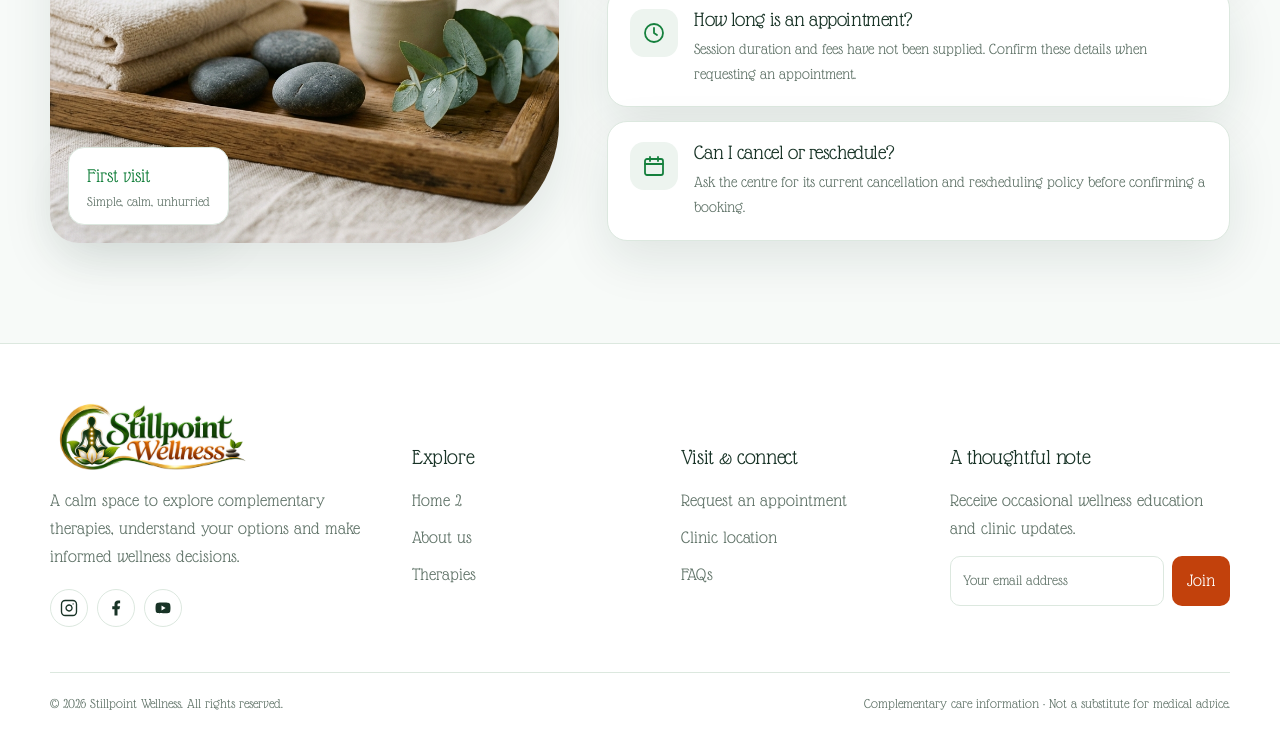
<file: contact.html>
<!doctype html><html lang="en" data-theme="light"><head><meta charset="utf-8"><meta name="viewport" content="width=device-width,initial-scale=1"><meta name="description" content="Explore complementary acupressure and alternative therapy options with clear, safety-conscious information."><title>Contact and appointment requests | Stillpoint Wellness</title><link rel="icon" type="image/png" href="assets/favicon.png"><link rel="shortcut icon" type="image/png" href="assets/favicon.png"><link rel="apple-touch-icon" href="assets/favicon.png"><link rel="stylesheet" href="styles.css"></head><body>
<header class="site-header"><div class="container nav">
<a class="brand" href="index.html"><img class="brand-logo" src="assets/Stillpoint%20Wellness%20Logo.png" alt="Stillpoint Wellness" width="200" height="71"></a>
<nav class="nav-links" aria-label="Main navigation">
<a href="index.html">Home</a><a href="home-2.html">Home 2</a><a href="about.html">About</a><a href="therapies.html">Therapies</a><a href="conditions.html">Conditions</a><a href="practitioners.html">Practitioners</a><a href="contact.html" class="active">Contact</a></nav>
<div class="nav-tools"><button class="icon-btn" data-theme-toggle aria-label="Toggle color theme">☾</button><button class="icon-btn" data-dir-toggle aria-label="Toggle text direction">RTL</button><a class="btn active" href="contact.html">Book Consultation</a><button class="icon-btn menu-toggle" aria-label="Open menu" aria-expanded="false">☰</button></div>
</div><nav class="mobile-nav" aria-label="Mobile navigation"><a href="index.html">Home</a><a href="home-2.html">Home 2</a><a href="about.html">About</a><a href="therapies.html">Therapies</a><a href="conditions.html">Conditions</a><a href="practitioners.html">Practitioners</a><a href="contact.html" class="active">Contact</a><a class="btn active" href="contact.html">Book Consultation</a></nav></header>
<main>
<section class="hero hero-contact"><div class="container"><div><span class="eyebrow">Begin with a conversation</span><h1>Let’s find the right first step.</h1><p>Send an enquiry or ask about any therapy on this site—the centre confirms availability, fees and location directly.</p><a class="btn" href="#appointment">Request an appointment</a></div><img class="hero-photo" src="assets/contact-reception.jpg" alt="Welcoming clinic reception corner with tea set and plants"></div></section>
<section class="section" id="appointment"><div class="container"><div class="section-head"><span class="eyebrow">Appointment enquiry</span><h2>Tell us how to reach you.</h2><p>Share what you would like to explore and our front desk will follow up with available times, session details and preparation notes.</p></div><div class="contact-layout"><div class="form-card"><form data-demo-form data-success="Your appointment enquiry has been received. Our team will follow up shortly."><div class="field"><label for="name">Your name</label><input id="name" name="name" autocomplete="name" required></div><div class="field"><label for="email">Email address</label><input id="email" name="email" type="email" autocomplete="email" required></div><div class="field"><label for="phone">Phone number</label><input id="phone" name="phone" type="tel" autocomplete="tel" placeholder="Optional"></div><div class="field"><label for="service">Therapy you are enquiring about</label><select id="service" required><option value="">Choose a topic</option><option>Acupressure</option><option>Foot reflexology</option><option>Cupping / Hijama</option><option>Moxibustion</option><option>General enquiry</option></select></div><div class="field"><label for="slot">Preferred time</label><select id="slot"><option>Any available time</option><option>Morning</option><option>Afternoon</option><option>Evening</option></select></div><div class="field"><label for="message">Your question</label><textarea id="message" placeholder="Please avoid sharing sensitive medical details in this form."></textarea></div><button class="btn" type="submit">Send appointment request</button></form><div class="form-social"><div><strong>Connect with us</strong><p class="small">Clinic updates, gentle guides &amp; direct messaging</p></div><div class="social-pills"><a href="#" aria-label="Instagram" title="Instagram"><svg viewBox="0 0 24 24" fill="none" stroke="currentColor" stroke-width="1.8" stroke-linecap="round" stroke-linejoin="round" aria-hidden="true"><rect x="2" y="2" width="20" height="20" rx="5" ry="5"/><path d="M16 11.37A4 4 0 1 1 12.63 8 4 4 0 0 1 16 11.37z"/><line x1="17.5" y1="6.5" x2="17.51" y2="6.5"/></svg></a><a href="#" aria-label="Facebook" title="Facebook"><svg viewBox="0 0 24 24" fill="currentColor" aria-hidden="true"><path d="M14 13.5h2.5l1-4H14v-2c0-1.03 0-2 2-2h1.5V2.14c-.326-.043-1.557-.14-2.857-.14C11.928 2 10 3.657 10 6.7v2.8H7v4h3V22h4v-8.5z"/></svg></a><a href="#" aria-label="YouTube" title="YouTube"><svg viewBox="0 0 24 24" fill="currentColor" aria-hidden="true"><path fill-rule="evenodd" clip-rule="evenodd" d="M21.58 7.19a2.75 2.75 0 0 0-1.94-1.94C17.93 4.8 12 4.8 12 4.8s-5.93 0-7.64.45A2.75 2.75 0 0 0 2.42 7.19 28.6 28.6 0 0 0 2 12a28.6 28.6 0 0 0 .42 4.81 2.75 2.75 0 0 0 1.94 1.94C6.07 19.2 12 19.2 12 19.2s5.93 0 7.64-.45a2.75 2.75 0 0 0 1.94-1.94A28.6 28.6 0 0 0 22 12a28.6 28.6 0 0 0-.42-4.81zM10 15.2V8.8l5.5 3.2L10 15.2z"/></svg></a><a href="#" aria-label="WhatsApp" title="WhatsApp"><svg viewBox="0 0 24 24" fill="none" stroke="currentColor" stroke-width="1.8" stroke-linecap="round" stroke-linejoin="round" aria-hidden="true"><path d="M21 11.5a8.5 8.5 0 0 1-12.6 7.45L3 20.5l1.6-5.2A8.5 8.5 0 1 1 21 11.5z"/><path d="M9.5 9.2c.2-.5.4-.5.7-.5h.5c.2 0 .4.1.5.4l.7 1.6c.1.2.1.4-.1.6l-.5.6c-.1.1-.2.3-.1.5.4.8 1.2 1.6 2 2 .2.1.4 0 .5-.1l.6-.5c.2-.2.4-.2.6-.1l1.6.7c.3.1.4.3.4.5v.5c0 .3 0 .5-.5.7-.6.3-1.8.4-3.3-.3-1.7-.7-3.4-2.4-4.1-4.1-.7-1.5-.6-2.7-.3-3.3z"/></svg></a></div></div></div><div class="contact-aside"><div class="card"><div class="card-body"><span class="eyebrow">Direct contact</span><h3>Reach Stillpoint Wellness</h3><p>Speak with our reception desk to confirm session availability, duration, fees and accessibility before your visit.</p><div class="contact-details"><div class="contact-row"><strong>Clinic address</strong><span>2nd Floor, Lotus Arcade, MG Road, Labbipet, Vijayawada 520010</span></div><div class="contact-row"><strong>Phone</strong><a href="tel:+918662480194">+91 866 248 0194</a></div><div class="contact-row"><strong>Email</strong><a href="mailto:hello@stillpointwellness.in">hello@stillpointwellness.in</a></div></div></div></div><div class="card"><div class="card-body"><span class="eyebrow">Clinic hours</span><h3>Visiting times</h3><div class="contact-details"><div class="contact-row"><strong>Monday – Saturday</strong><span>9:00 AM – 7:30 PM</span></div><div class="contact-row"><strong>Sunday</strong><span>Prior consultation appointments only</span></div><div class="contact-row"><strong>Session pace</strong><span>45–60 min unhurried private slots</span></div></div></div></div><div class="notice" id="privacy"><strong>Privacy reminder</strong><p>Please avoid submitting diagnoses, medication lists or sensitive medical details through this web form. Share health context directly during your private intake.</p></div></div></div></div></section>
<section class="section feature-band" id="location"><div class="container"><div class="section-head"><span class="eyebrow">Find the centre</span><h2>Location and directions.</h2><p>Located near MG Road in Labbipet, Vijayawada with convenient street access and quiet ground-floor/lift entry.</p></div><div class="map-panel"><iframe title="Map of Stillpoint Wellness in Labbipet, Vijayawada" loading="lazy" src="https://www.openstreetmap.org/export/embed.html?bbox=80.60%2C16.45%2C80.75%2C16.58&layer=mapnik" allowfullscreen></iframe><div class="map-caption"><strong>Stillpoint Wellness — Labbipet, Vijayawada</strong><p>2nd Floor, Lotus Arcade, MG Road · Open Mon–Sat, 9:00 AM – 7:30 PM</p><a class="btn outline" href="https://www.openstreetmap.org/search?query=MG%20Road%20Labbipet%20Vijayawada" target="_blank" rel="noopener">Open in OpenStreetMap</a></div></div></div></section>
<section class="section" id="faq"><div class="container visit-grid"><div class="visit-photo"><img src="assets/room-textures.jpg" alt="Folded towels, stones and a candle prepared for a visit" loading="lazy"><div class="visit-badge"><strong>First visit</strong><span>Simple, calm, unhurried</span></div></div><div><span class="eyebrow">Before your first visit</span><h2>Good to know.</h2><div class="visit-cards"><article class="visit-card"><span class="visit-ico"><svg viewBox="0 0 24 24" fill="none" stroke="currentColor" stroke-width="1.8" stroke-linecap="round" stroke-linejoin="round" aria-hidden="true"><path d="M6 8h12l1 12H5L6 8z"/><path d="M9 8a3 3 0 0 1 6 0"/></svg></span><div><h3>What should I bring?</h3><p>Bring any questions you have and confirm with the centre whether there is anything specific to prepare. Do not stop medication for a complementary session.</p></div></article><article class="visit-card"><span class="visit-ico"><svg viewBox="0 0 24 24" fill="none" stroke="currentColor" stroke-width="1.8" stroke-linecap="round" stroke-linejoin="round" aria-hidden="true"><circle cx="12" cy="12" r="9"/><path d="M12 7v5l3 2"/></svg></span><div><h3>How long is an appointment?</h3><p>Session duration and fees have not been supplied. Confirm these details when requesting an appointment.</p></div></article><article class="visit-card"><span class="visit-ico"><svg viewBox="0 0 24 24" fill="none" stroke="currentColor" stroke-width="1.8" stroke-linecap="round" stroke-linejoin="round" aria-hidden="true"><rect x="3" y="5" width="18" height="16" rx="2"/><path d="M3 10h18M8 3v4M16 3v4"/></svg></span><div><h3>Can I cancel or reschedule?</h3><p>Ask the centre for its current cancellation and rescheduling policy before confirming a booking.</p></div></article></div></div></div></section>
</main>
<footer class="site-footer"><div class="container"><div class="footer-grid">
<div><a class="brand" href="index.html"><img class="brand-logo" src="assets/Stillpoint%20Wellness%20Logo.png" alt="Stillpoint Wellness" width="200" height="71"></a><p>A calm space to explore complementary therapies, understand your options and make informed wellness decisions.</p><div class="socials"><a href="#" aria-label="Instagram"><svg viewBox="0 0 24 24" fill="none" stroke="currentColor" stroke-width="1.8" stroke-linecap="round" stroke-linejoin="round" aria-hidden="true"><rect x="2" y="2" width="20" height="20" rx="5" ry="5"/><path d="M16 11.37A4 4 0 1 1 12.63 8 4 4 0 0 1 16 11.37z"/><line x1="17.5" y1="6.5" x2="17.51" y2="6.5"/></svg></a><a href="#" aria-label="Facebook"><svg viewBox="0 0 24 24" fill="currentColor" aria-hidden="true"><path d="M14 13.5h2.5l1-4H14v-2c0-1.03 0-2 2-2h1.5V2.14c-.326-.043-1.557-.14-2.857-.14C11.928 2 10 3.657 10 6.7v2.8H7v4h3V22h4v-8.5z"/></svg></a><a href="#" aria-label="YouTube"><svg viewBox="0 0 24 24" fill="currentColor" aria-hidden="true"><path fill-rule="evenodd" clip-rule="evenodd" d="M21.58 7.19a2.75 2.75 0 0 0-1.94-1.94C17.93 4.8 12 4.8 12 4.8s-5.93 0-7.64.45A2.75 2.75 0 0 0 2.42 7.19 28.6 28.6 0 0 0 2 12a28.6 28.6 0 0 0 .42 4.81 2.75 2.75 0 0 0 1.94 1.94C6.07 19.2 12 19.2 12 19.2s5.93 0 7.64-.45a2.75 2.75 0 0 0 1.94-1.94A28.6 28.6 0 0 0 22 12a28.6 28.6 0 0 0-.42-4.81zM10 15.2V8.8l5.5 3.2L10 15.2z"/></svg></a></div></div>
<div><h3>Explore</h3><div class="footer-links"><a href="home-2.html">Home 2</a><a href="about.html">About us</a><a href="therapies.html">Therapies</a></div></div>
<div><h3>Visit & connect</h3><div class="footer-links"><a href="contact.html">Request an appointment</a><a href="contact.html#location">Clinic location</a><a href="contact.html#faq">FAQs</a></div></div>
<div><h3>A thoughtful note</h3><p>Receive occasional wellness education and clinic updates.</p><form class="newsletter" data-demo-form data-success="Thanks for subscribing to the demo newsletter."><input type="email" placeholder="Your email address" aria-label="Email address" required><button type="submit">Join</button></form></div>
</div><div class="copyright"><span>© <span id="year">2026</span> Stillpoint Wellness. All rights reserved.</span><span>Complementary care information · Not a substitute for medical advice.</span></div></div></footer><div class="toast" role="status" aria-live="polite"></div><button class="back-to-top" type="button" aria-label="Back to top" title="Back to top"><svg viewBox="0 0 24 24" fill="none" stroke="currentColor" stroke-width="2.2" stroke-linecap="round" stroke-linejoin="round" aria-hidden="true"><path d="M12 19V5"/><path d="m5 12 7-7 7 7"/></svg></button>
<script src="script.js"></script></body></html>
</file>
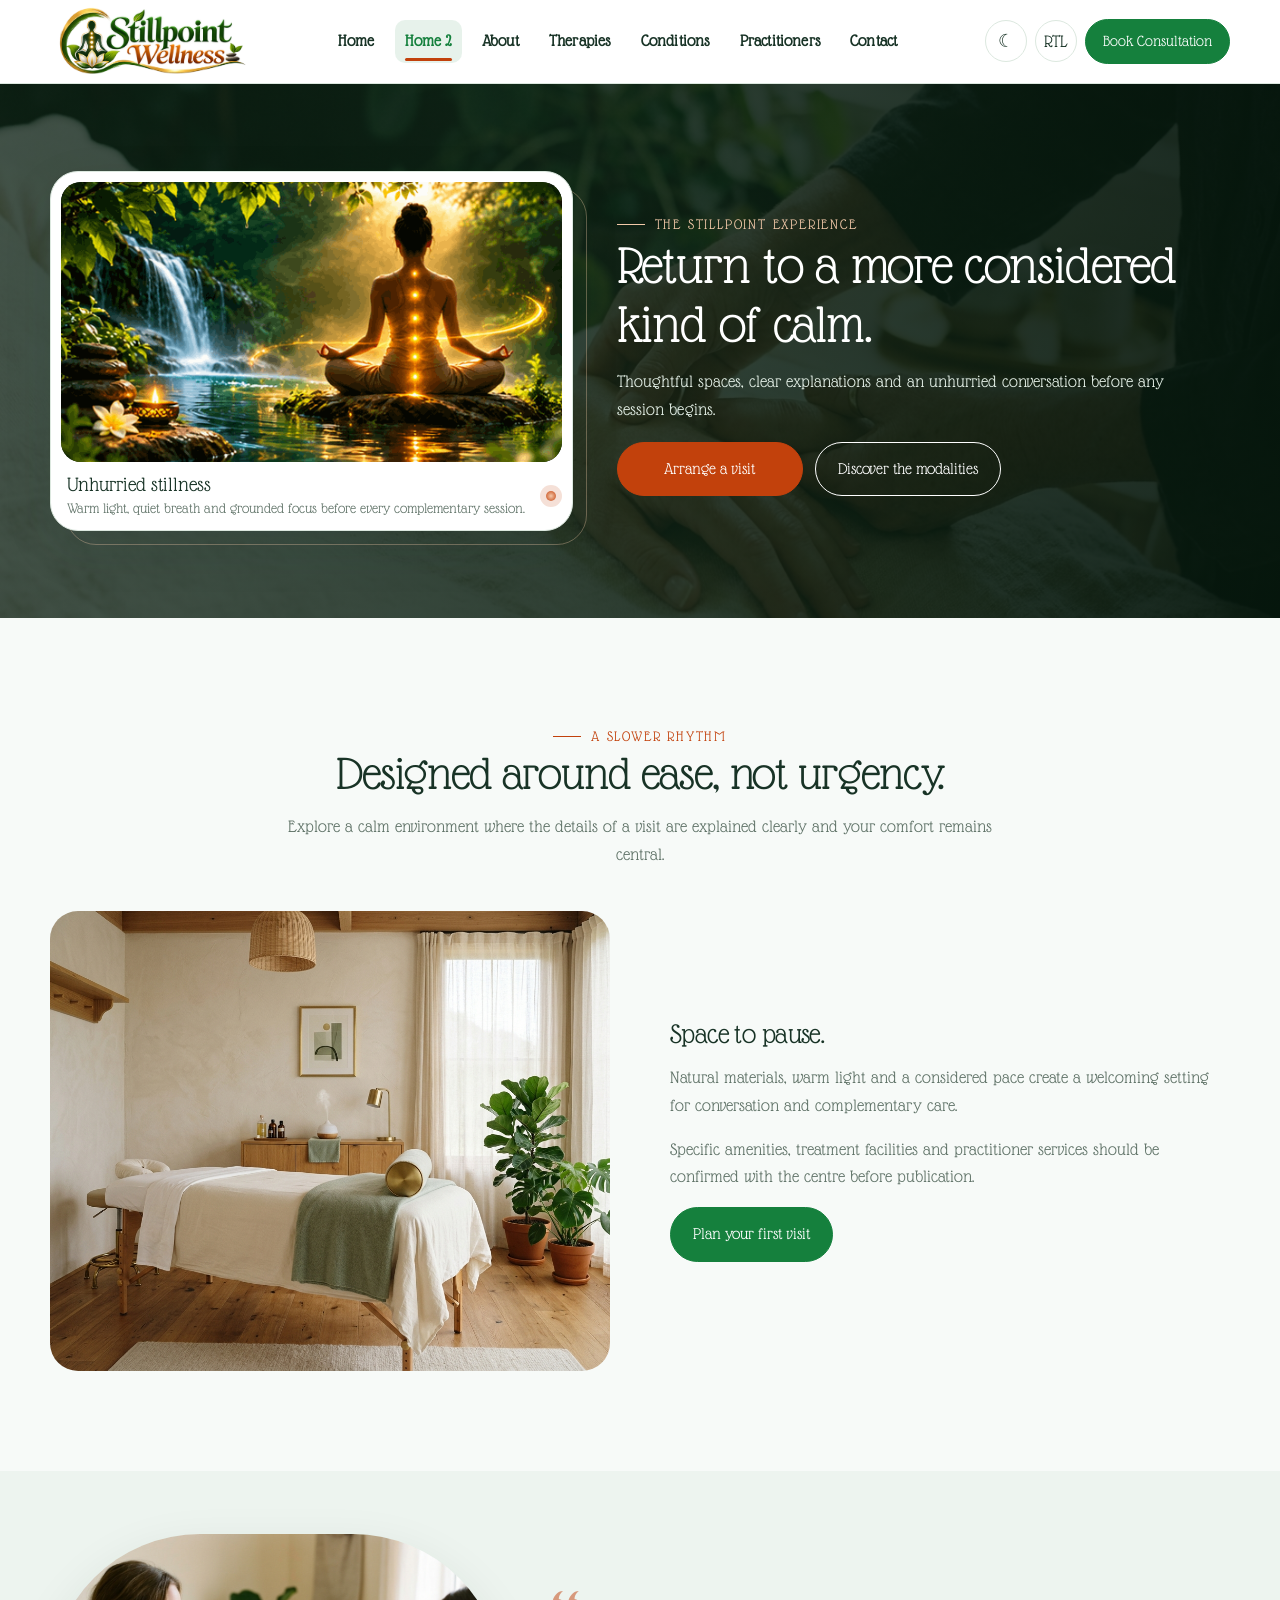
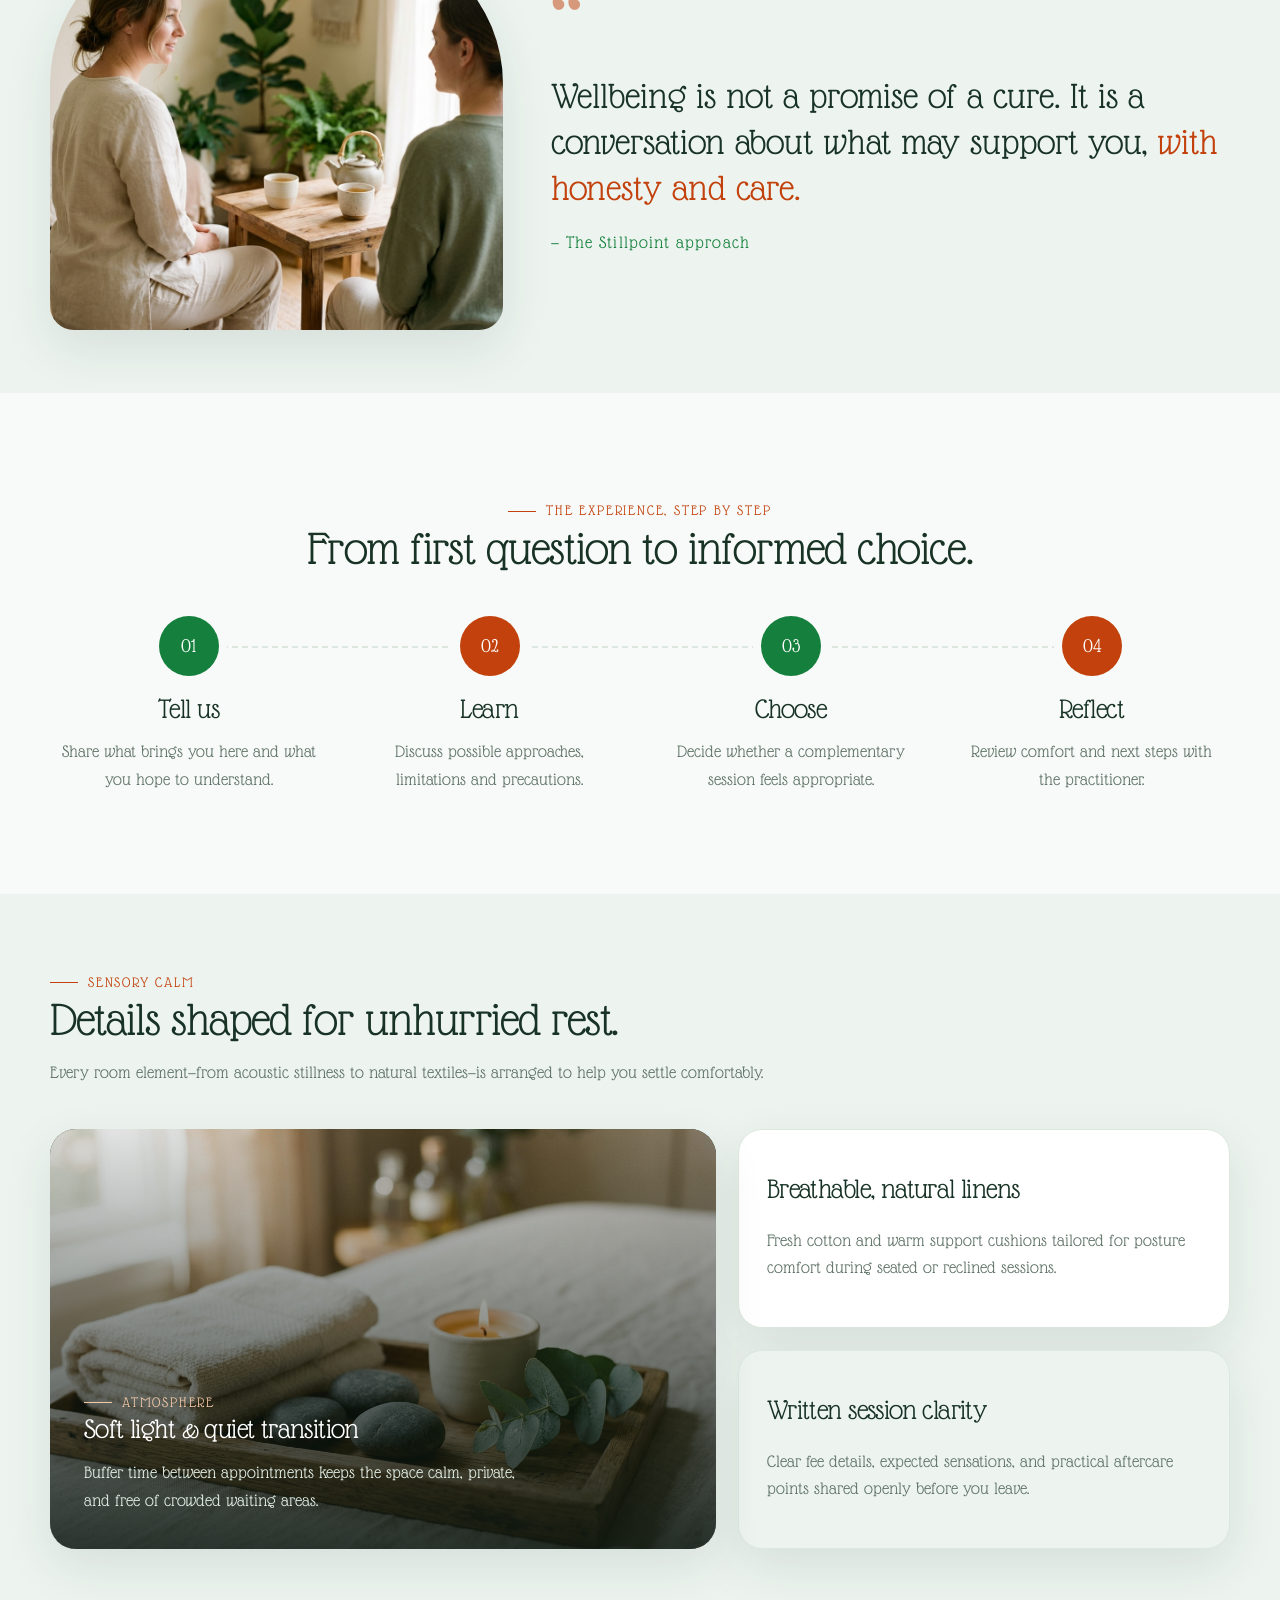
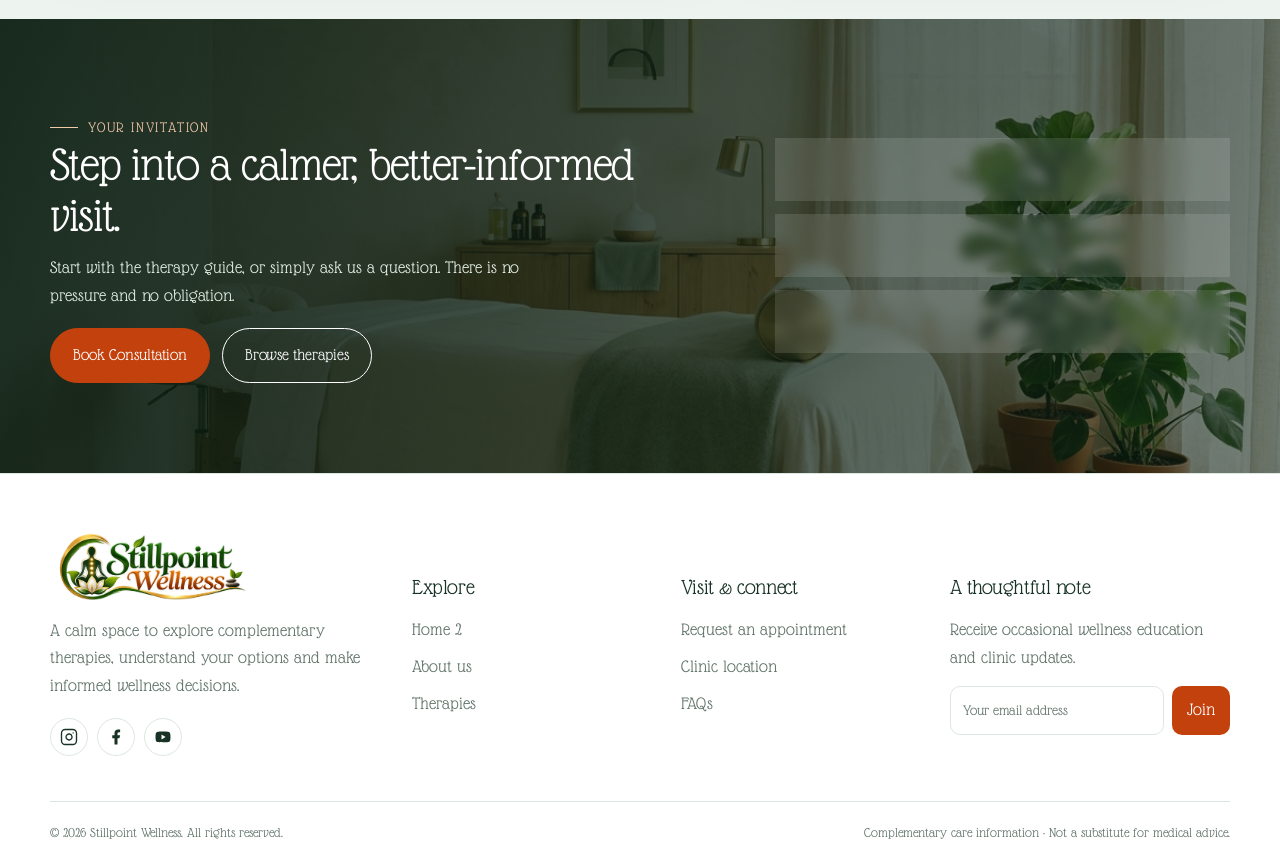
<file: home-2.html>
<!doctype html><html lang="en" data-theme="light"><head><meta charset="utf-8"><meta name="viewport" content="width=device-width,initial-scale=1"><meta name="description" content="Explore complementary acupressure and alternative therapy options with clear, safety-conscious information."><title>The integrative wellness sanctuary | Stillpoint Wellness</title><link rel="icon" type="image/png" href="assets/favicon.png"><link rel="shortcut icon" type="image/png" href="assets/favicon.png"><link rel="apple-touch-icon" href="assets/favicon.png"><link rel="stylesheet" href="styles.css"></head><body>
<header class="site-header"><div class="container nav">
<a class="brand" href="index.html"><img class="brand-logo" src="assets/Stillpoint%20Wellness%20Logo.png" alt="Stillpoint Wellness" width="200" height="71"></a>
<nav class="nav-links" aria-label="Main navigation">
<a href="index.html">Home</a><a href="home-2.html" class="active">Home 2</a><a href="about.html">About</a><a href="therapies.html">Therapies</a><a href="conditions.html">Conditions</a><a href="practitioners.html">Practitioners</a><a href="contact.html">Contact</a></nav>
<div class="nav-tools"><button class="icon-btn" data-theme-toggle aria-label="Toggle color theme">☾</button><button class="icon-btn" data-dir-toggle aria-label="Toggle text direction">RTL</button><a class="btn" href="contact.html">Book Consultation</a><button class="icon-btn menu-toggle" aria-label="Open menu" aria-expanded="false">☰</button></div>
</div><nav class="mobile-nav" aria-label="Mobile navigation"><a href="index.html">Home</a><a href="home-2.html" class="active">Home 2</a><a href="about.html">About</a><a href="therapies.html">Therapies</a><a href="conditions.html">Conditions</a><a href="practitioners.html">Practitioners</a><a href="contact.html">Contact</a><a class="btn" href="contact.html">Book Consultation</a></nav></header>
<main>
<section class="hero hero-premium"><div class="container"><div><span class="eyebrow" style="color:#f2c9a9">The Stillpoint experience</span><h1>Return to a more considered kind of calm.</h1><p>Thoughtful spaces, clear explanations and an unhurried conversation before any session begins.</p><div class="hero-actions"><a class="btn terracotta" href="contact.html">Arrange a visit</a><a class="btn outline" style="color:white;border-color:white" href="therapies.html">Discover the modalities</a></div></div><figure class="ritual-showcase"><div class="ritual-card"><div class="ritual-media"><img src="assets/Golden%20Energy%20Meditation%20by%20the%20Waterfall.gif" width="553" height="309" alt="Calm golden-lit meditation silhouette seated beside a forest waterfall with stacked stones, a glowing candle and a lotus flower"></div><figcaption class="ritual-caption"><div><strong>Unhurried stillness</strong><span>Warm light, quiet breath and grounded focus before every complementary session.</span></div><span class="ritual-dot" aria-hidden="true"></span></figcaption></div></figure></div></section>
<section class="section"><div class="container"><div class="section-head center"><span class="eyebrow">A slower rhythm</span><h2>Designed around ease, not urgency.</h2><p>Explore a calm environment where the details of a visit are explained clearly and your comfort remains central.</p></div><div class="split"><img class="photo" src="assets/room-calm.jpg" loading="lazy" alt="Serene spa room with natural textures"><div><h3>Space to pause.</h3><p>Natural materials, warm light and a considered pace create a welcoming setting for conversation and complementary care.</p><p>Specific amenities, treatment facilities and practitioner services should be confirmed with the centre before publication.</p><a class="btn" href="contact.html">Plan your first visit</a></div></div></div></section>
<section class="feature-band quote-feature"><div class="container quote-split"><img class="quote-photo" src="assets/practitioners-consult.jpg" alt="Practitioner and client talking calmly over tea" loading="lazy"><div><span class="quote-mark" aria-hidden="true">“</span><div class="quote">Wellbeing is not a promise of a cure. It is a conversation about what may support you, <em>with honesty and care.</em></div><p class="quote-by">— The Stillpoint approach</p></div></div></section>
<section class="section"><div class="container"><div class="section-head center"><span class="eyebrow">The experience, step by step</span><h2>From first question to informed choice.</h2></div><ol class="journey"><li><span class="journey-num">01</span><h3>Tell us</h3><p>Share what brings you here and what you hope to understand.</p></li><li><span class="journey-num">02</span><h3>Learn</h3><p>Discuss possible approaches, limitations and precautions.</p></li><li><span class="journey-num">03</span><h3>Choose</h3><p>Decide whether a complementary session feels appropriate.</p></li><li><span class="journey-num">04</span><h3>Reflect</h3><p>Review comfort and next steps with the practitioner.</p></li></ol></div></section>
<section class="section feature-band"><div class="container"><div class="section-head"><span class="eyebrow">Sensory calm</span><h2>Details shaped for unhurried rest.</h2><p>Every room element—from acoustic stillness to natural textiles—is arranged to help you settle comfortably.</p></div><div class="sanctuary-bento"><article class="bento-lead"><img src="assets/room-textures.jpg" loading="lazy" alt="Warm natural wellness room textures"><div class="bento-lead-content"><span class="eyebrow" style="color:#f2c9a9">Atmosphere</span><h3>Soft light & quiet transition</h3><p>Buffer time between appointments keeps the space calm, private, and free of crowded waiting areas.</p></div></article><div class="bento-stack"><div class="bento-tile"><h3>Breathable, natural linens</h3><p>Fresh cotton and warm support cushions tailored for posture comfort during seated or reclined sessions.</p></div><div class="bento-tile accent"><h3>Written session clarity</h3><p>Clear fee details, expected sensations, and practical aftercare points shared openly before you leave.</p></div></div></div></div></section>
<section class="invite"><div class="container invite-inner"><div><span class="eyebrow" style="color:#f2c9a9">Your invitation</span><h2>Step into a calmer, better-informed visit.</h2><p>Start with the therapy guide, or simply ask us a question. There is no pressure and no obligation.</p><div class="hero-actions"><a class="btn terracotta" href="contact.html">Book Consultation</a><a class="btn outline" style="color:#fff;border-color:#fff" href="therapies.html">Browse therapies</a></div></div><ul class="invite-points"><li>Unhurried, private conversations</li><li>Clear fees and session details upfront</li><li>Medical care always comes first</li></ul></div></section>
</main>
<footer class="site-footer"><div class="container"><div class="footer-grid">
<div><a class="brand" href="index.html"><img class="brand-logo" src="assets/Stillpoint%20Wellness%20Logo.png" alt="Stillpoint Wellness" width="200" height="71"></a><p>A calm space to explore complementary therapies, understand your options and make informed wellness decisions.</p><div class="socials"><a href="#" aria-label="Instagram"><svg viewBox="0 0 24 24" fill="none" stroke="currentColor" stroke-width="1.8" stroke-linecap="round" stroke-linejoin="round" aria-hidden="true"><rect x="2" y="2" width="20" height="20" rx="5" ry="5"/><path d="M16 11.37A4 4 0 1 1 12.63 8 4 4 0 0 1 16 11.37z"/><line x1="17.5" y1="6.5" x2="17.51" y2="6.5"/></svg></a><a href="#" aria-label="Facebook"><svg viewBox="0 0 24 24" fill="currentColor" aria-hidden="true"><path d="M14 13.5h2.5l1-4H14v-2c0-1.03 0-2 2-2h1.5V2.14c-.326-.043-1.557-.14-2.857-.14C11.928 2 10 3.657 10 6.7v2.8H7v4h3V22h4v-8.5z"/></svg></a><a href="#" aria-label="YouTube"><svg viewBox="0 0 24 24" fill="currentColor" aria-hidden="true"><path fill-rule="evenodd" clip-rule="evenodd" d="M21.58 7.19a2.75 2.75 0 0 0-1.94-1.94C17.93 4.8 12 4.8 12 4.8s-5.93 0-7.64.45A2.75 2.75 0 0 0 2.42 7.19 28.6 28.6 0 0 0 2 12a28.6 28.6 0 0 0 .42 4.81 2.75 2.75 0 0 0 1.94 1.94C6.07 19.2 12 19.2 12 19.2s5.93 0 7.64-.45a2.75 2.75 0 0 0 1.94-1.94A28.6 28.6 0 0 0 22 12a28.6 28.6 0 0 0-.42-4.81zM10 15.2V8.8l5.5 3.2L10 15.2z"/></svg></a></div></div>
<div><h3>Explore</h3><div class="footer-links"><a href="home-2.html">Home 2</a><a href="about.html">About us</a><a href="therapies.html">Therapies</a></div></div>
<div><h3>Visit & connect</h3><div class="footer-links"><a href="contact.html">Request an appointment</a><a href="contact.html#location">Clinic location</a><a href="contact.html#faq">FAQs</a></div></div>
<div><h3>A thoughtful note</h3><p>Receive occasional wellness education and clinic updates.</p><form class="newsletter" data-demo-form data-success="Thanks for subscribing to the demo newsletter."><input type="email" placeholder="Your email address" aria-label="Email address" required><button type="submit">Join</button></form></div>
</div><div class="copyright"><span>© <span id="year">2026</span> Stillpoint Wellness. All rights reserved.</span><span>Complementary care information · Not a substitute for medical advice.</span></div></div></footer><div class="toast" role="status" aria-live="polite"></div><button class="back-to-top" type="button" aria-label="Back to top" title="Back to top"><svg viewBox="0 0 24 24" fill="none" stroke="currentColor" stroke-width="2.2" stroke-linecap="round" stroke-linejoin="round" aria-hidden="true"><path d="M12 19V5"/><path d="m5 12 7-7 7 7"/></svg></button>
<script src="script.js"></script></body></html>
</file>
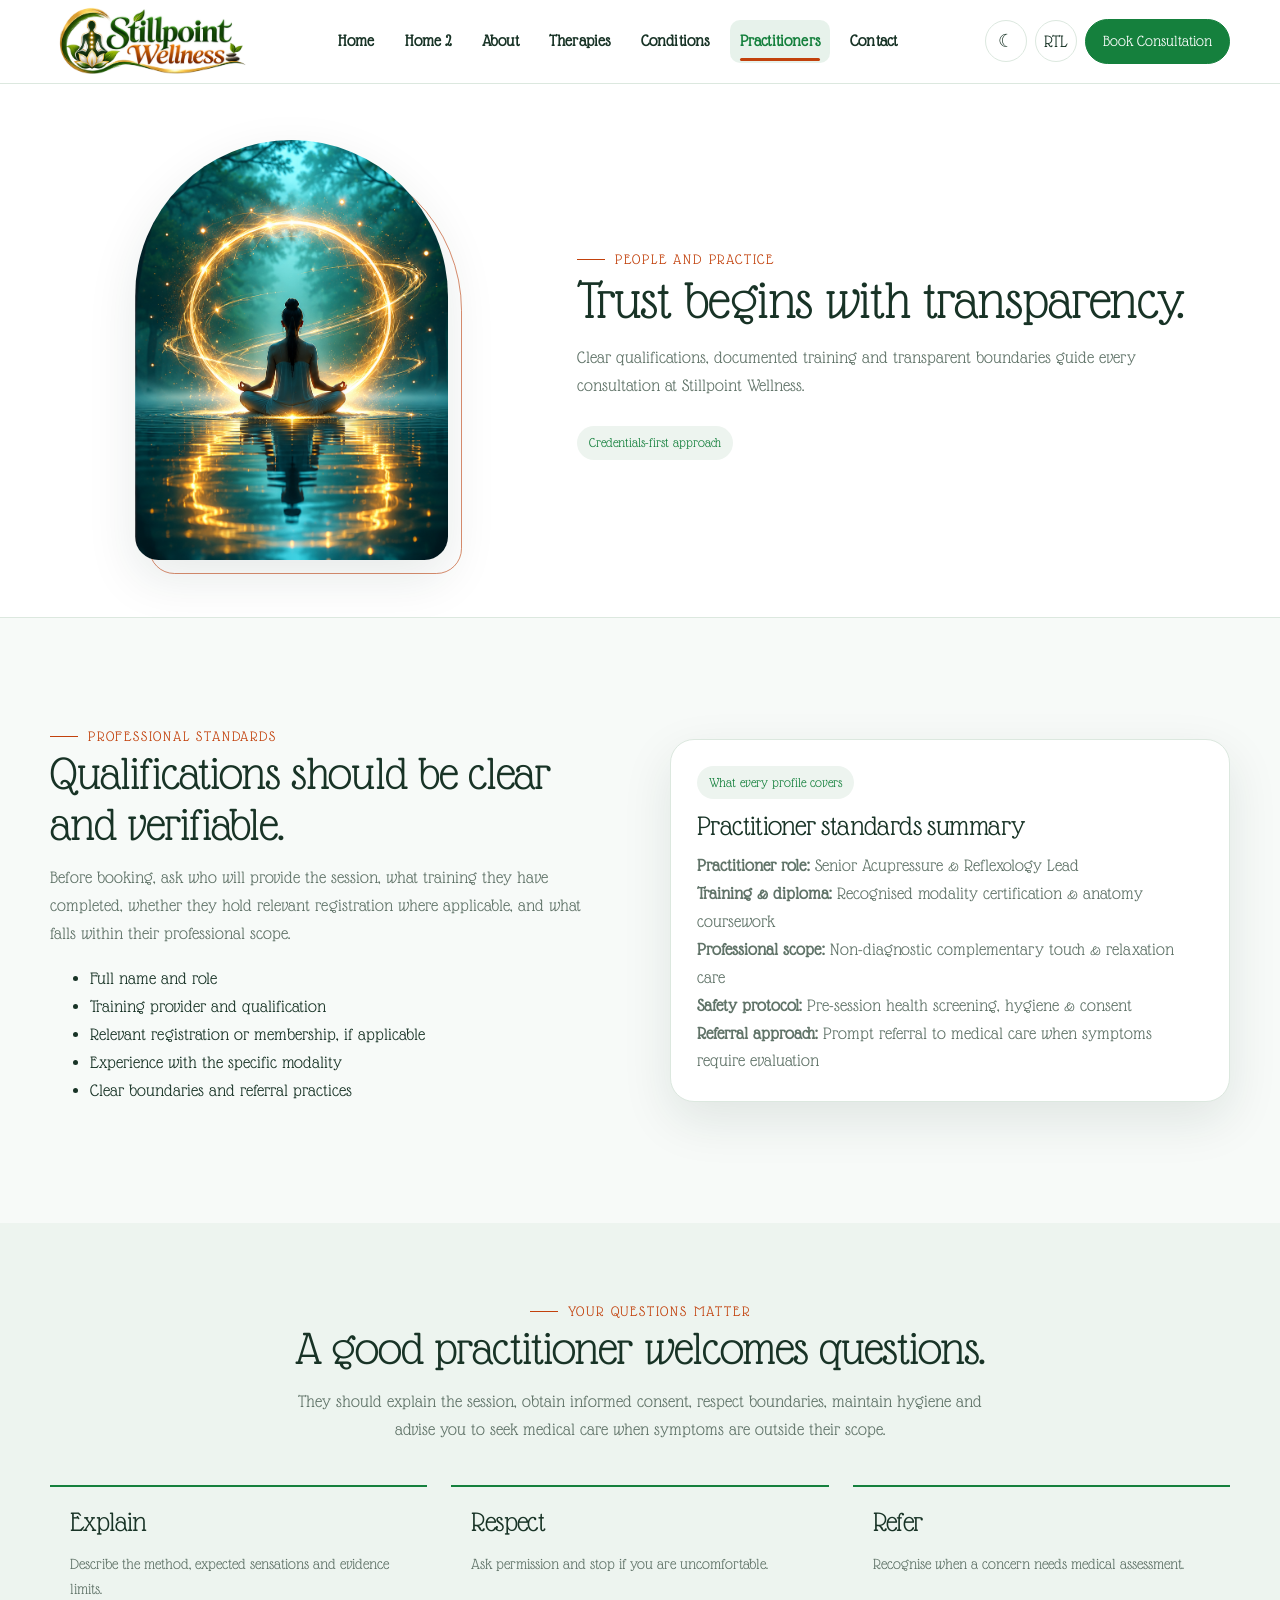
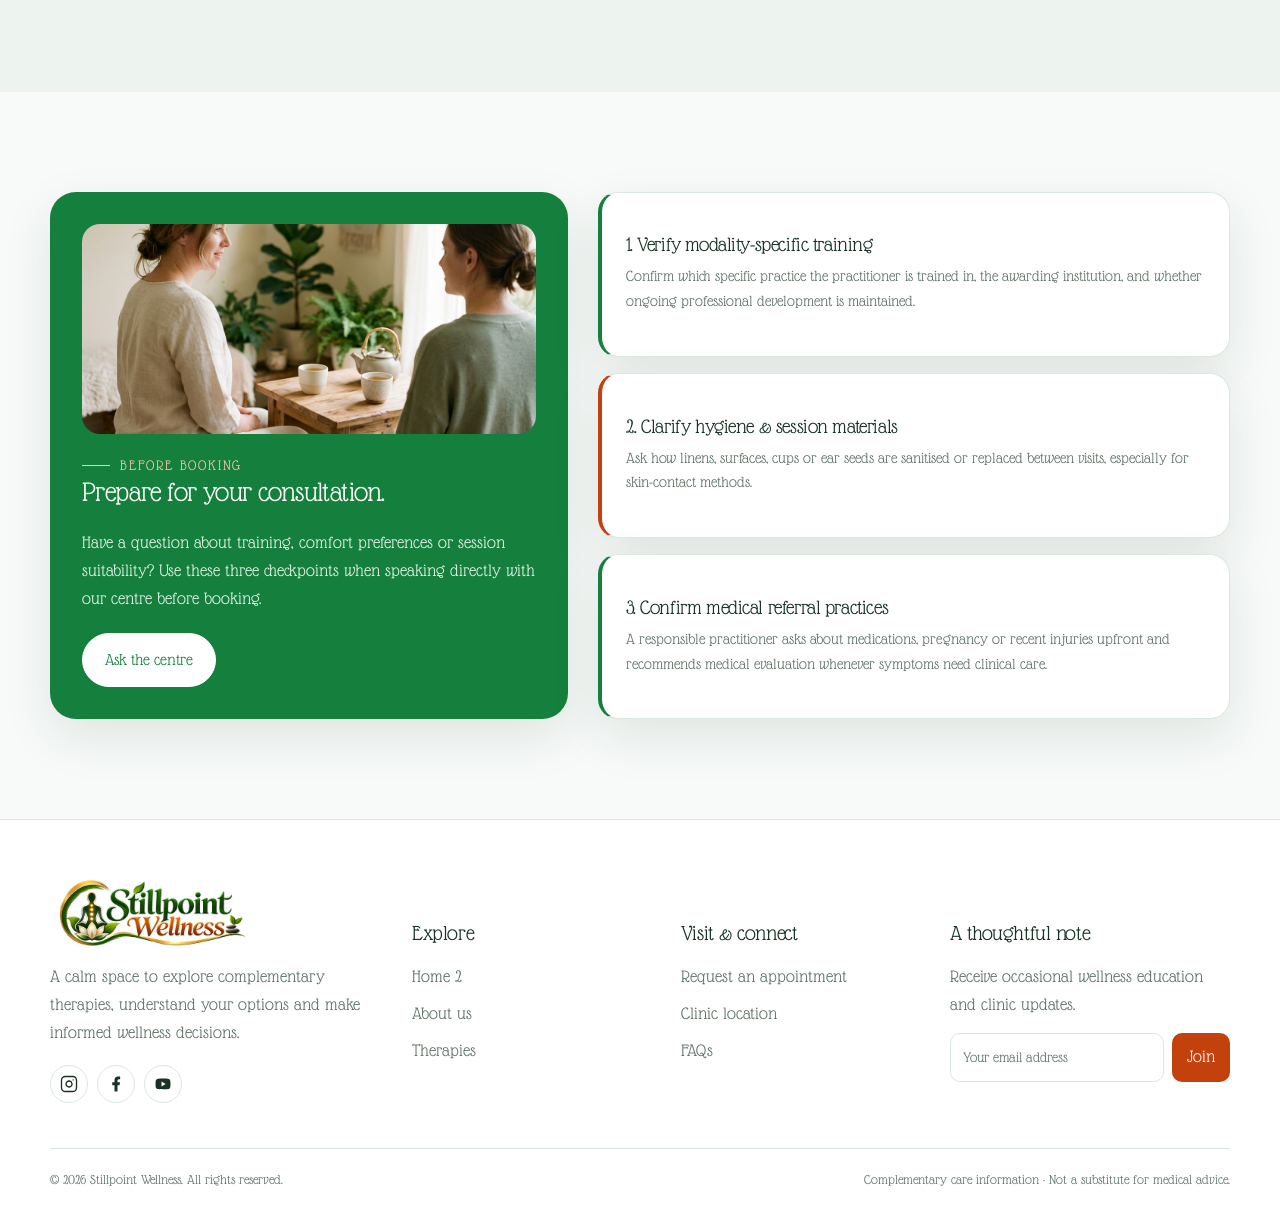
<file: practitioners.html>
<!doctype html><html lang="en" data-theme="light"><head><meta charset="utf-8"><meta name="viewport" content="width=device-width,initial-scale=1"><meta name="description" content="Explore complementary acupressure and alternative therapy options with clear, safety-conscious information."><title>Practitioner standards | Stillpoint Wellness</title><link rel="icon" type="image/png" href="assets/favicon.png"><link rel="shortcut icon" type="image/png" href="assets/favicon.png"><link rel="apple-touch-icon" href="assets/favicon.png"><link rel="stylesheet" href="styles.css"></head><body>
<header class="site-header"><div class="container nav">
<a class="brand" href="index.html"><img class="brand-logo" src="assets/Stillpoint%20Wellness%20Logo.png" alt="Stillpoint Wellness" width="200" height="71"></a>
<nav class="nav-links" aria-label="Main navigation">
<a href="index.html">Home</a><a href="home-2.html">Home 2</a><a href="about.html">About</a><a href="therapies.html">Therapies</a><a href="conditions.html">Conditions</a><a href="practitioners.html" class="active">Practitioners</a><a href="contact.html">Contact</a></nav>
<div class="nav-tools"><button class="icon-btn" data-theme-toggle aria-label="Toggle color theme">☾</button><button class="icon-btn" data-dir-toggle aria-label="Toggle text direction">RTL</button><a class="btn" href="contact.html">Book Consultation</a><button class="icon-btn menu-toggle" aria-label="Open menu" aria-expanded="false">☰</button></div>
</div><nav class="mobile-nav" aria-label="Mobile navigation"><a href="index.html">Home</a><a href="home-2.html">Home 2</a><a href="about.html">About</a><a href="therapies.html">Therapies</a><a href="conditions.html">Conditions</a><a href="practitioners.html" class="active">Practitioners</a><a href="contact.html">Contact</a><a class="btn" href="contact.html">Book Consultation</a></nav></header>
<main>
<section class="hero hero-practitioners"><div class="container"><div><span class="eyebrow">People and practice</span><h1>Trust begins with transparency.</h1><p class="muted" style="max-width:620px">Clear qualifications, documented training and transparent boundaries guide every consultation at Stillpoint Wellness.</p><div class="tag">Credentials-first approach</div></div><div class="practitioner-visual"><img class="practitioner-hero-img" src="assets/healing_energy_circle.png" width="763" height="1024" alt="Serene meditating silhouette surrounded by a glowing golden circle reflected on calm water"></div></div></section>
<section class="section"><div class="container split"><div><span class="eyebrow">Professional standards</span><h2>Qualifications should be clear and verifiable.</h2><p>Before booking, ask who will provide the session, what training they have completed, whether they hold relevant registration where applicable, and what falls within their professional scope.</p><ul><li>Full name and role</li><li>Training provider and qualification</li><li>Relevant registration or membership, if applicable</li><li>Experience with the specific modality</li><li>Clear boundaries and referral practices</li></ul></div><div class="card"><div class="card-body"><span class="tag">What every profile covers</span><h3>Practitioner standards summary</h3><p><strong>Practitioner role:</strong> Senior Acupressure &amp; Reflexology Lead</p><p><strong>Training &amp; diploma:</strong> Recognised modality certification &amp; anatomy coursework</p><p><strong>Professional scope:</strong> Non-diagnostic complementary touch &amp; relaxation care</p><p><strong>Safety protocol:</strong> Pre-session health screening, hygiene &amp; consent</p><p><strong>Referral approach:</strong> Prompt referral to medical care when symptoms require evaluation</p></div></div></div></section>
<section class="section feature-band"><div class="container"><div class="section-head center"><span class="eyebrow">Your questions matter</span><h2>A good practitioner welcomes questions.</h2><p>They should explain the session, obtain informed consent, respect boundaries, maintain hygiene and advise you to seek medical care when symptoms are outside their scope.</p></div><div class="pillars-grid"><div class="feature"><h3>Explain</h3><p>Describe the method, expected sensations and evidence limits.</p></div><div class="feature"><h3>Respect</h3><p>Ask permission and stop if you are uncomfortable.</p></div><div class="feature"><h3>Refer</h3><p>Recognise when a concern needs medical assessment.</p></div></div></div></section>
<section class="section"><div class="container prep-grid"><div class="prep-callout"><img class="callout-photo" src="assets/practitioners-consult.jpg" alt="Practitioner speaking calmly with a client over tea" loading="lazy"><span class="eyebrow" style="color:#f5c8a9">Before booking</span><h3>Prepare for your consultation.</h3><p>Have a question about training, comfort preferences or session suitability? Use these three checkpoints when speaking directly with our centre before booking.</p><a class="btn" href="contact.html">Ask the centre</a></div><div class="prep-list"><article class="prep-item"><h3>1. Verify modality-specific training</h3><p>Confirm which specific practice the practitioner is trained in, the awarding institution, and whether ongoing professional development is maintained.</p></article><article class="prep-item"><h3>2. Clarify hygiene &amp; session materials</h3><p>Ask how linens, surfaces, cups or ear seeds are sanitised or replaced between visits, especially for skin-contact methods.</p></article><article class="prep-item"><h3>3. Confirm medical referral practices</h3><p>A responsible practitioner asks about medications, pregnancy or recent injuries upfront and recommends medical evaluation whenever symptoms need clinical care.</p></article></div></div></section>
</main>
<footer class="site-footer"><div class="container"><div class="footer-grid">
<div><a class="brand" href="index.html"><img class="brand-logo" src="assets/Stillpoint%20Wellness%20Logo.png" alt="Stillpoint Wellness" width="200" height="71"></a><p>A calm space to explore complementary therapies, understand your options and make informed wellness decisions.</p><div class="socials"><a href="#" aria-label="Instagram"><svg viewBox="0 0 24 24" fill="none" stroke="currentColor" stroke-width="1.8" stroke-linecap="round" stroke-linejoin="round" aria-hidden="true"><rect x="2" y="2" width="20" height="20" rx="5" ry="5"/><path d="M16 11.37A4 4 0 1 1 12.63 8 4 4 0 0 1 16 11.37z"/><line x1="17.5" y1="6.5" x2="17.51" y2="6.5"/></svg></a><a href="#" aria-label="Facebook"><svg viewBox="0 0 24 24" fill="currentColor" aria-hidden="true"><path d="M14 13.5h2.5l1-4H14v-2c0-1.03 0-2 2-2h1.5V2.14c-.326-.043-1.557-.14-2.857-.14C11.928 2 10 3.657 10 6.7v2.8H7v4h3V22h4v-8.5z"/></svg></a><a href="#" aria-label="YouTube"><svg viewBox="0 0 24 24" fill="currentColor" aria-hidden="true"><path fill-rule="evenodd" clip-rule="evenodd" d="M21.58 7.19a2.75 2.75 0 0 0-1.94-1.94C17.93 4.8 12 4.8 12 4.8s-5.93 0-7.64.45A2.75 2.75 0 0 0 2.42 7.19 28.6 28.6 0 0 0 2 12a28.6 28.6 0 0 0 .42 4.81 2.75 2.75 0 0 0 1.94 1.94C6.07 19.2 12 19.2 12 19.2s5.93 0 7.64-.45a2.75 2.75 0 0 0 1.94-1.94A28.6 28.6 0 0 0 22 12a28.6 28.6 0 0 0-.42-4.81zM10 15.2V8.8l5.5 3.2L10 15.2z"/></svg></a></div></div>
<div><h3>Explore</h3><div class="footer-links"><a href="home-2.html">Home 2</a><a href="about.html">About us</a><a href="therapies.html">Therapies</a></div></div>
<div><h3>Visit & connect</h3><div class="footer-links"><a href="contact.html">Request an appointment</a><a href="contact.html#location">Clinic location</a><a href="contact.html#faq">FAQs</a></div></div>
<div><h3>A thoughtful note</h3><p>Receive occasional wellness education and clinic updates.</p><form class="newsletter" data-demo-form data-success="Thanks for subscribing to the demo newsletter."><input type="email" placeholder="Your email address" aria-label="Email address" required><button type="submit">Join</button></form></div>
</div><div class="copyright"><span>© <span id="year">2026</span> Stillpoint Wellness. All rights reserved.</span><span>Complementary care information · Not a substitute for medical advice.</span></div></div></footer><div class="toast" role="status" aria-live="polite"></div><button class="back-to-top" type="button" aria-label="Back to top" title="Back to top"><svg viewBox="0 0 24 24" fill="none" stroke="currentColor" stroke-width="2.2" stroke-linecap="round" stroke-linejoin="round" aria-hidden="true"><path d="M12 19V5"/><path d="m5 12 7-7 7 7"/></svg></button>
<script src="script.js"></script></body></html>
</file>
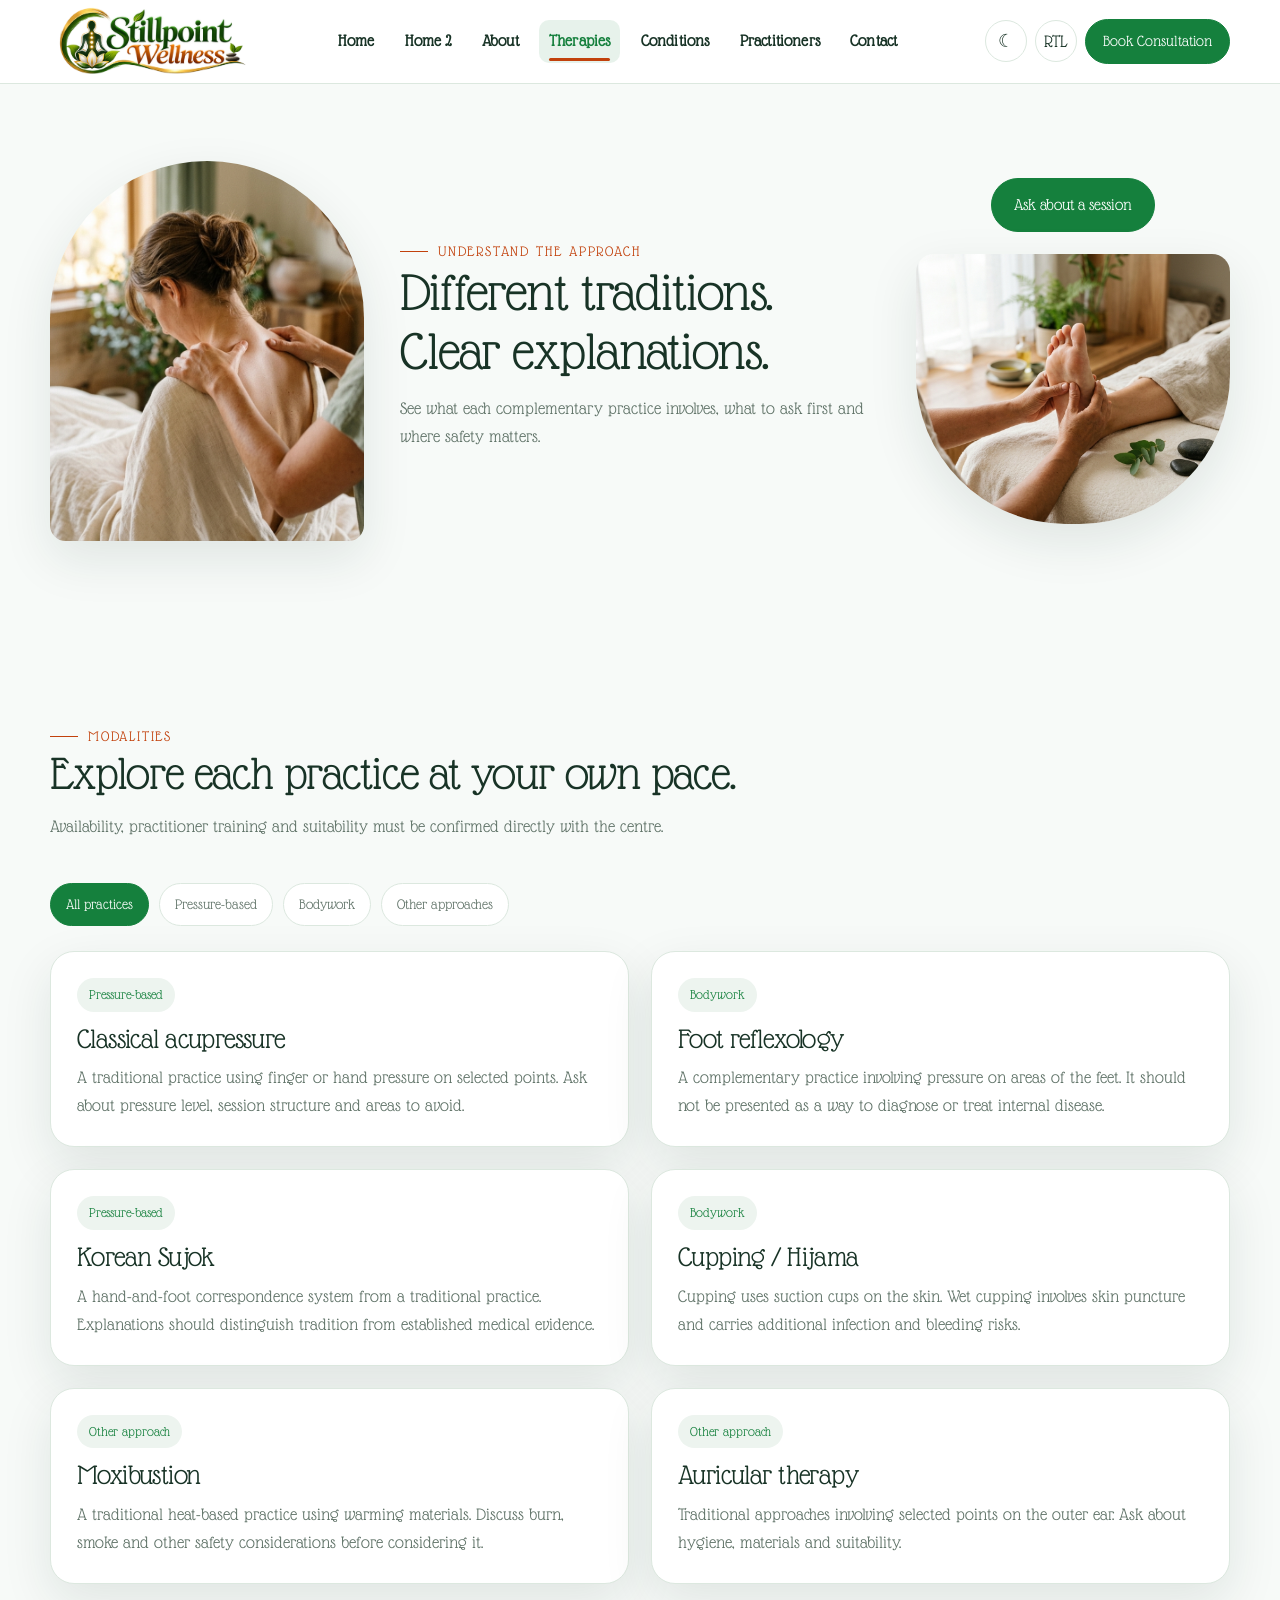
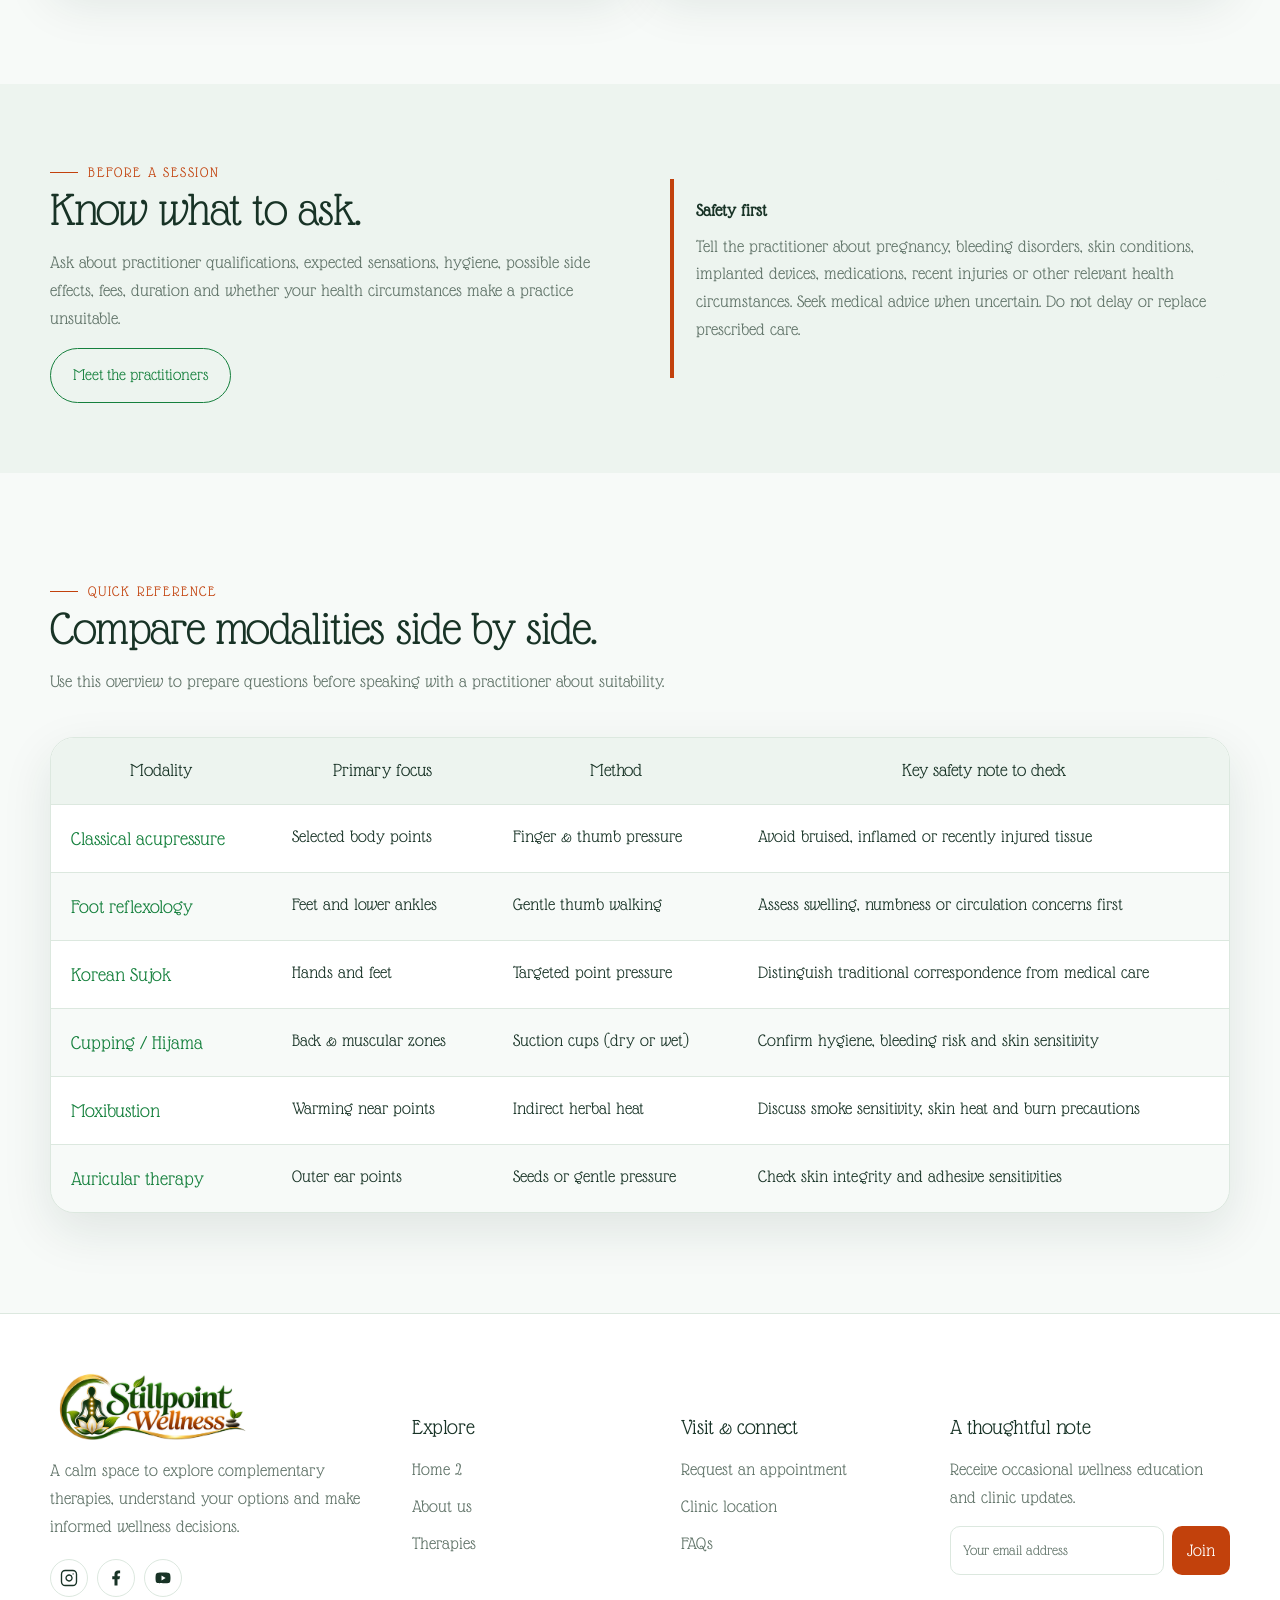
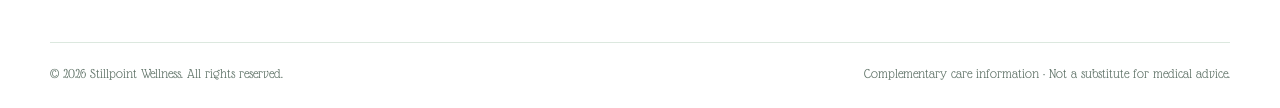
<file: therapies.html>
<!doctype html><html lang="en" data-theme="light"><head><meta charset="utf-8"><meta name="viewport" content="width=device-width,initial-scale=1"><meta name="description" content="Explore complementary acupressure and alternative therapy options with clear, safety-conscious information."><title>Therapies and modalities | Stillpoint Wellness</title><link rel="icon" type="image/png" href="assets/favicon.png"><link rel="shortcut icon" type="image/png" href="assets/favicon.png"><link rel="apple-touch-icon" href="assets/favicon.png"><link rel="stylesheet" href="styles.css"></head><body>
<header class="site-header"><div class="container nav">
<a class="brand" href="index.html"><img class="brand-logo" src="assets/Stillpoint%20Wellness%20Logo.png" alt="Stillpoint Wellness" width="200" height="71"></a>
<nav class="nav-links" aria-label="Main navigation">
<a href="index.html">Home</a><a href="home-2.html">Home 2</a><a href="about.html">About</a><a href="therapies.html" class="active">Therapies</a><a href="conditions.html">Conditions</a><a href="practitioners.html">Practitioners</a><a href="contact.html">Contact</a></nav>
<div class="nav-tools"><button class="icon-btn" data-theme-toggle aria-label="Toggle color theme">☾</button><button class="icon-btn" data-dir-toggle aria-label="Toggle text direction">RTL</button><a class="btn" href="contact.html">Book Consultation</a><button class="icon-btn menu-toggle" aria-label="Open menu" aria-expanded="false">☰</button></div>
</div><nav class="mobile-nav" aria-label="Mobile navigation"><a href="index.html">Home</a><a href="home-2.html">Home 2</a><a href="about.html">About</a><a href="therapies.html" class="active">Therapies</a><a href="conditions.html">Conditions</a><a href="practitioners.html">Practitioners</a><a href="contact.html">Contact</a><a class="btn" href="contact.html">Book Consultation</a></nav></header>
<main>
<section class="hero hero-therapy"><div class="container"><div class="hero-therapy-copy"><span class="eyebrow">Understand the approach</span><h1>Different traditions. Clear explanations.</h1><p>See what each complementary practice involves, what to ask first and where safety matters.</p></div><img class="hero-therapy-lead" src="assets/therapy-acupressure.jpg" alt="Acupressure session"><div class="hero-therapy-aside"><a class="btn" href="contact.html">Ask about a session</a><img class="hero-therapy-secondary" src="assets/therapy-reflexology.jpg" alt="Foot reflexology session"></div></div></section>
<section class="section"><div class="container"><div class="section-head"><span class="eyebrow">Modalities</span><h2>Explore each practice at your own pace.</h2><p>Availability, practitioner training and suitability must be confirmed directly with the centre.</p></div><div class="pill-row"><button class="pill active" data-filter="all">All practices</button><button class="pill" data-filter="pressure">Pressure-based</button><button class="pill" data-filter="body">Bodywork</button><button class="pill" data-filter="other">Other approaches</button></div><div class="modality-grid"><article class="card" data-category="pressure"><div class="card-body"><span class="tag">Pressure-based</span><h3>Classical acupressure</h3><p>A traditional practice using finger or hand pressure on selected points. Ask about pressure level, session structure and areas to avoid.</p></div></article><article class="card" data-category="body"><div class="card-body"><span class="tag">Bodywork</span><h3>Foot reflexology</h3><p>A complementary practice involving pressure on areas of the feet. It should not be presented as a way to diagnose or treat internal disease.</p></div></article><article class="card" data-category="pressure"><div class="card-body"><span class="tag">Pressure-based</span><h3>Korean Sujok</h3><p>A hand-and-foot correspondence system from a traditional practice. Explanations should distinguish tradition from established medical evidence.</p></div></article><article class="card" data-category="body"><div class="card-body"><span class="tag">Bodywork</span><h3>Cupping / Hijama</h3><p>Cupping uses suction cups on the skin. Wet cupping involves skin puncture and carries additional infection and bleeding risks.</p></div></article><article class="card" data-category="other"><div class="card-body"><span class="tag">Other approach</span><h3>Moxibustion</h3><p>A traditional heat-based practice using warming materials. Discuss burn, smoke and other safety considerations before considering it.</p></div></article><article class="card" data-category="other"><div class="card-body"><span class="tag">Other approach</span><h3>Auricular therapy</h3><p>Traditional approaches involving selected points on the outer ear. Ask about hygiene, materials and suitability.</p></div></article></div></div></section>
<section class="section feature-band"><div class="container split"><div><span class="eyebrow">Before a session</span><h2>Know what to ask.</h2><p>Ask about practitioner qualifications, expected sensations, hygiene, possible side effects, fees, duration and whether your health circumstances make a practice unsuitable.</p><a class="btn outline" href="practitioners.html">Meet the practitioners</a></div><div class="notice"><strong>Safety first</strong><p>Tell the practitioner about pregnancy, bleeding disorders, skin conditions, implanted devices, medications, recent injuries or other relevant health circumstances. Seek medical advice when uncertain. Do not delay or replace prescribed care.</p></div></div></section>
<section class="section"><div class="container"><div class="section-head"><span class="eyebrow">Quick reference</span><h2>Compare modalities side by side.</h2><p>Use this overview to prepare questions before speaking with a practitioner about suitability.</p></div><div class="compare-wrap"><table class="compare-table"><thead><tr><th>Modality</th><th>Primary focus</th><th>Method</th><th>Key safety note to check</th></tr></thead><tbody><tr><td>Classical acupressure</td><td>Selected body points</td><td>Finger &amp; thumb pressure</td><td>Avoid bruised, inflamed or recently injured tissue</td></tr><tr><td>Foot reflexology</td><td>Feet and lower ankles</td><td>Gentle thumb walking</td><td>Assess swelling, numbness or circulation concerns first</td></tr><tr><td>Korean Sujok</td><td>Hands and feet</td><td>Targeted point pressure</td><td>Distinguish traditional correspondence from medical care</td></tr><tr><td>Cupping / Hijama</td><td>Back &amp; muscular zones</td><td>Suction cups (dry or wet)</td><td>Confirm hygiene, bleeding risk and skin sensitivity</td></tr><tr><td>Moxibustion</td><td>Warming near points</td><td>Indirect herbal heat</td><td>Discuss smoke sensitivity, skin heat and burn precautions</td></tr><tr><td>Auricular therapy</td><td>Outer ear points</td><td>Seeds or gentle pressure</td><td>Check skin integrity and adhesive sensitivities</td></tr></tbody></table></div></div></section>
</main>
<footer class="site-footer"><div class="container"><div class="footer-grid">
<div><a class="brand" href="index.html"><img class="brand-logo" src="assets/Stillpoint%20Wellness%20Logo.png" alt="Stillpoint Wellness" width="200" height="71"></a><p>A calm space to explore complementary therapies, understand your options and make informed wellness decisions.</p><div class="socials"><a href="#" aria-label="Instagram"><svg viewBox="0 0 24 24" fill="none" stroke="currentColor" stroke-width="1.8" stroke-linecap="round" stroke-linejoin="round" aria-hidden="true"><rect x="2" y="2" width="20" height="20" rx="5" ry="5"/><path d="M16 11.37A4 4 0 1 1 12.63 8 4 4 0 0 1 16 11.37z"/><line x1="17.5" y1="6.5" x2="17.51" y2="6.5"/></svg></a><a href="#" aria-label="Facebook"><svg viewBox="0 0 24 24" fill="currentColor" aria-hidden="true"><path d="M14 13.5h2.5l1-4H14v-2c0-1.03 0-2 2-2h1.5V2.14c-.326-.043-1.557-.14-2.857-.14C11.928 2 10 3.657 10 6.7v2.8H7v4h3V22h4v-8.5z"/></svg></a><a href="#" aria-label="YouTube"><svg viewBox="0 0 24 24" fill="currentColor" aria-hidden="true"><path fill-rule="evenodd" clip-rule="evenodd" d="M21.58 7.19a2.75 2.75 0 0 0-1.94-1.94C17.93 4.8 12 4.8 12 4.8s-5.93 0-7.64.45A2.75 2.75 0 0 0 2.42 7.19 28.6 28.6 0 0 0 2 12a28.6 28.6 0 0 0 .42 4.81 2.75 2.75 0 0 0 1.94 1.94C6.07 19.2 12 19.2 12 19.2s5.93 0 7.64-.45a2.75 2.75 0 0 0 1.94-1.94A28.6 28.6 0 0 0 22 12a28.6 28.6 0 0 0-.42-4.81zM10 15.2V8.8l5.5 3.2L10 15.2z"/></svg></a></div></div>
<div><h3>Explore</h3><div class="footer-links"><a href="home-2.html">Home 2</a><a href="about.html">About us</a><a href="therapies.html">Therapies</a></div></div>
<div><h3>Visit & connect</h3><div class="footer-links"><a href="contact.html">Request an appointment</a><a href="contact.html#location">Clinic location</a><a href="contact.html#faq">FAQs</a></div></div>
<div><h3>A thoughtful note</h3><p>Receive occasional wellness education and clinic updates.</p><form class="newsletter" data-demo-form data-success="Thanks for subscribing to the demo newsletter."><input type="email" placeholder="Your email address" aria-label="Email address" required><button type="submit">Join</button></form></div>
</div><div class="copyright"><span>© <span id="year">2026</span> Stillpoint Wellness. All rights reserved.</span><span>Complementary care information · Not a substitute for medical advice.</span></div></div></footer><div class="toast" role="status" aria-live="polite"></div><button class="back-to-top" type="button" aria-label="Back to top" title="Back to top"><svg viewBox="0 0 24 24" fill="none" stroke="currentColor" stroke-width="2.2" stroke-linecap="round" stroke-linejoin="round" aria-hidden="true"><path d="M12 19V5"/><path d="m5 12 7-7 7 7"/></svg></button>
<script src="script.js"></script></body></html>
</file>
<file: styles.css>
@import url('https://fonts.googleapis.com/css2?family=Glass+Antiqua&display=swap');
:root{--primary:#15803D;--secondary:#C2410C;--bg:#F7FAF8;--surface:#fff;--surface2:#edf4ef;--chrome-bg:#fff;--text:#183326;--muted:#607368;--line:#dce8df;--shadow:0 18px 50px rgba(24,51,38,.10);--radius:24px}
[data-theme="dark"]{--bg:#0D1811;--surface:#14231a;--surface2:#1a2c21;--chrome-bg:#102016;--text:#edf7ef;--muted:#b4c7b9;--line:#2b4132;--shadow:0 18px 50px rgba(0,0,0,.25)}
*{box-sizing:border-box}[hidden]{display:none !important}html,body{overflow-x:clip;max-width:100%}html{scroll-behavior:smooth}body{margin:0;background:var(--bg);color:var(--text);font-family:'Glass Antiqua',cursive;font-size:18px;line-height:1.55;transition:background .25s,color .25s}img{max-width:100%;display:block}a{color:inherit;text-decoration:none}button,input,select,textarea{font:inherit}button,a{ -webkit-tap-highlight-color:transparent}button{cursor:pointer}p{color:var(--muted);margin:.5rem 0 1rem}h1,h2,h3,h4{font-weight:400;line-height:1.05;letter-spacing:-.02em;margin:0 0 .85rem}h1{font-size:clamp(2.1rem,4.4vw,4.1rem)}h2{font-size:clamp(1.85rem,3.8vw,3.6rem)}h3{font-size:clamp(1.35rem,2.3vw,2rem)}main,.hero .container>*,.split>*,.meridian>*,.contact-layout>*{min-width:0}small,.small{font-size:14px}.container{width:min(1180px,calc(100% - 44px));margin:auto}.eyebrow{display:inline-flex;gap:10px;align-items:center;color:var(--secondary);font-size:15px;letter-spacing:.12em;text-transform:uppercase}.eyebrow:before{content:"";width:28px;height:1px;background:currentColor}.btn{display:inline-flex;align-items:center;justify-content:center;gap:10px;padding:13px 22px;border:1px solid var(--primary);border-radius:999px;background:var(--primary);color:#fff;min-height:48px;font-size:17px;transition:.2s}.btn:hover{transform:translateY(-2px);box-shadow:var(--shadow)}.btn.outline{background:transparent;color:var(--primary);border-color:var(--primary)}.btn.terracotta{background:var(--secondary);border-color:var(--secondary)}.icon-btn{width:42px;height:42px;border:1px solid var(--line);border-radius:50%;background:var(--surface);color:var(--text);display:grid;place-items:center;font-size:18px}.site-header{position:sticky;top:0;z-index:20;background:var(--chrome-bg);border-bottom:1px solid var(--line);transition:background .25s,border-color .25s}.nav{min-height:82px;padding-block:6px;display:flex;align-items:center;gap:20px}.brand{display:inline-flex;align-items:center;flex-shrink:0;min-width:0;max-width:100%;line-height:0;border-radius:14px;transition:background .25s}.brand-logo{display:block;width:min(200px,100%);max-width:200px;height:auto;aspect-ratio:2106 / 747;object-fit:contain;flex-shrink:0}[data-theme="dark"] .site-header .brand,[data-theme="dark"] .site-footer .brand{background:rgba(247,250,248,.96);padding:5px 11px}.site-footer .brand{margin-bottom:14px}.nav-links{display:flex;align-items:center;justify-content:center;gap:clamp(4px,.8vw,14px);margin-inline:auto;font-size:17px}.nav-links a{position:relative;color:var(--text);font-weight:700;letter-spacing:.01em;padding:8px 10px;border-radius:10px;white-space:nowrap;transition:color .2s,background .2s}.nav-links a:after{content:"";position:absolute;left:10px;right:10px;bottom:2px;height:2.5px;border-radius:2px;background:var(--secondary);transform:scaleX(0);transform-origin:center;transition:transform .25s ease}.nav-links a:hover,.nav-links a.active{color:var(--primary);background:color-mix(in srgb,var(--primary) 10%,transparent)}.nav-links a:hover:after,.nav-links a.active:after{transform:scaleX(1)}.nav-tools{display:flex;gap:8px;align-items:center}.nav .btn{min-height:42px;padding:9px 17px;font-size:16px}.menu-toggle{display:none}.section{padding:100px 0}.section-head{max-width:720px;margin-bottom:42px}.section-head.center{text-align:center;margin-inline:auto}.section-head.center .eyebrow{justify-content:center}.muted{color:var(--muted)}.grid{display:grid;gap:22px}.card{background:var(--surface);border:1px solid var(--line);border-radius:var(--radius);overflow:hidden;box-shadow:var(--shadow);display:flex;flex-direction:column}.card-body{padding:26px;display:flex;flex-direction:column;flex:1}.card-body .tag{align-self:flex-start;margin-bottom:12px}.card-body h3{margin-bottom:10px}.card-body p{margin:0}.card-body .btn{align-self:flex-start;margin-top:auto}.tag{display:inline-flex;padding:6px 12px;border-radius:999px;background:var(--surface2);color:var(--primary);font-size:14px}.split{display:grid;grid-template-columns:1fr 1fr;gap:60px;align-items:center}.photo{width:100%;height:100%;object-fit:cover;border-radius:28px}.split .photo{height:460px}.photo-frame{position:relative;min-height:420px}.photo-frame:before{content:"";position:absolute;inset:22px -18px -18px 22px;border:1px solid var(--secondary);border-radius:28px;z-index:-1}.hero{position:relative;overflow:hidden}.hero .container{position:relative;z-index:1}.hero p{max-width:560px;margin:.35rem 0 1.15rem}.hero-classic,.hero-about,.hero-therapy,.hero-conditions,.hero-practitioners,.hero-contact{min-height:clamp(440px,calc(52svh + 84px),534px);display:flex;align-items:center}.hero-classic{padding:clamp(32px,4.5vh,52px) 0;background:var(--surface2)}.hero-classic .hero-grid{display:grid;grid-template-columns:1.05fr .95fr;gap:42px;align-items:center}.hero-classic .hero-image{width:100%;height:clamp(300px,52vh,430px);border-radius:46% 46% 20px 20px;object-fit:cover;box-shadow:var(--shadow)}.hero-classic h1 em{color:var(--primary);font-style:normal}.hero-actions{display:flex;gap:12px;flex-wrap:wrap;margin-top:18px}.hero-premium{min-height:clamp(440px,calc(52svh + 84px),534px);display:flex;align-items:center;color:white;background:#15271c}.hero-premium:before{content:"";position:absolute;inset:0;background:linear-gradient(265deg,rgba(6,23,13,.92) 0%,rgba(13,34,21,.84) 55%,rgba(13,34,21,.76) 100%),url('assets/hero-home.jpg') center/cover}.hero-premium .container{padding:clamp(32px,4.5vh,52px) 0;display:grid;grid-template-columns:.92fr 1.08fr;gap:44px;align-items:center}.hero-premium p{color:#e2eee5;max-width:580px}.hero-premium h1{max-width:820px}.hero-premium .ritual-showcase{order:-1}.hero-premium .ritual-showcase:before{border-color:rgba(242,201,169,.65)}.hero-premium .ritual-card{padding:10px}.hero-premium .ritual-caption{padding:10px 6px 2px}.hero-premium .hero-actions{display:grid;grid-template-columns:repeat(2,minmax(0,1fr));width:fit-content;max-width:100%;align-items:stretch}.hero-premium .hero-actions .btn{width:100%;text-align:center}.hero-therapy{padding:clamp(32px,4.5vh,52px) 0;background:var(--bg)}.hero-therapy .container{display:grid;grid-template-columns:.85fr 1.3fr .85fr;gap:36px;align-items:center}.hero-therapy-lead{order:-1;width:100%;height:clamp(260px,46vh,380px);object-fit:cover;border-radius:180px 180px 18px 18px;box-shadow:var(--shadow)}.hero-therapy-aside{display:grid;gap:22px;justify-items:center;align-content:center}.hero-therapy-secondary{width:100%;height:clamp(190px,32vh,270px);object-fit:cover;border-radius:18px 18px 150px 150px;box-shadow:var(--shadow)}.hero-conditions{padding:clamp(32px,4.5vh,52px) 0 clamp(48px,6.5vh,68px);background:var(--primary);color:white;clip-path:ellipse(110% 100% at 50% 0)}.hero-conditions .container{display:grid;grid-template-columns:1.12fr .88fr;gap:44px;align-items:center}.hero-conditions p{color:#e1f2e5}.hero-conditions .ritual-showcase:before{border-color:rgba(245,199,165,.75)}.hero-conditions .ritual-card{padding:10px}.hero-conditions .ritual-media{aspect-ratio:507 / 337}.hero-conditions .ritual-caption{padding:10px 6px 2px}.hero-practitioners{padding:clamp(32px,4.5vh,52px) 0;background:var(--surface);border-bottom:1px solid var(--line)}.hero-practitioners .container{display:grid;grid-template-columns:.85fr 1.15fr;gap:44px;align-items:center}.hero-practitioners .tag{margin-top:8px}.practitioner-visual{order:-1;position:relative;isolation:isolate;width:fit-content;max-width:100%;margin-inline:auto}.practitioner-visual:before{content:"";position:absolute;inset:14px -14px -14px 14px;border:1px solid var(--secondary);border-radius:160px 160px 26px 26px;z-index:0;opacity:.6;pointer-events:none}.practitioner-hero-img{position:relative;z-index:1;height:clamp(300px,50vh,420px);width:auto;max-width:100%;aspect-ratio:763 / 1024;object-fit:cover;border-radius:160px 160px 24px 24px;box-shadow:var(--shadow)}.hero-contact{padding:clamp(32px,4.5vh,52px) 0;background:var(--surface2)}.hero-contact .container{display:grid;grid-template-columns:1fr 1fr;align-items:center;gap:40px}.hero-contact .hero-photo{width:100%;height:clamp(240px,46vh,380px);object-fit:cover;border-radius:120px 28px 28px 28px;box-shadow:var(--shadow)}.callout-photo{width:100%;height:210px;object-fit:cover;border-radius:18px;margin-bottom:20px}.hero-contact .orb{width:min(300px,100%);aspect-ratio:1;border-radius:50%;background:radial-gradient(circle at 35% 35%,#d8eadb,var(--primary));display:grid;place-items:center;color:#fff;font-size:84px;margin:auto;box-shadow:0 30px 80px rgba(21,128,61,.2)}.hero-about{padding:clamp(32px,4.5vh,52px) 0;background:var(--surface2)}.hero-about .container{display:grid;grid-template-columns:1.05fr .95fr;gap:44px;align-items:center}.hero-about .about-media{position:relative}.hero-about .about-media img{width:100%;height:clamp(280px,50vh,410px);object-fit:cover;border-radius:28px 120px 28px 28px;box-shadow:var(--shadow)}.timeline-grid,.principles-grid,.pillars-grid,.therapy-grid,.people-grid{display:flex;flex-wrap:wrap;justify-content:center;gap:24px}.timeline-grid>*,.principles-grid>*,.pillars-grid>*,.therapy-grid>*,.people-grid>*{flex:0 1 calc((100% - 48px) / 3);min-width:0}.timeline-step{background:var(--surface);border:1px solid var(--line);border-top:4px solid var(--primary);border-radius:22px;padding:28px;box-shadow:var(--shadow);display:flex;flex-direction:column;gap:10px}.timeline-step:nth-child(2){border-top-color:var(--secondary)}.timeline-step p{margin:0}.step-head{display:flex;justify-content:space-between;align-items:center;gap:12px;margin-bottom:4px}.step-badge{width:44px;height:44px;border-radius:50%;background:var(--surface2);color:var(--primary);display:grid;place-items:center;font-size:20px;flex-shrink:0}.timeline-step:nth-child(2) .step-badge{color:var(--secondary)}.step-meta{font-size:14px;color:var(--muted)}.clarity-grid{display:grid;grid-template-columns:1fr 1fr;gap:24px;align-items:stretch}.clarity-card{background:var(--surface);border:1px solid var(--line);border-radius:24px;padding:34px;box-shadow:var(--shadow);display:flex;flex-direction:column}.clarity-card.caution{background:var(--surface2);border-inline-start:4px solid var(--secondary)}.check-list{list-style:none;padding:0;margin:18px 0 0;display:grid;gap:12px}.check-list li{display:flex;gap:12px;align-items:flex-start;color:var(--muted)}.check-list li:before{content:"✓";color:var(--primary);font-weight:700;flex-shrink:0}.clarity-card.caution .check-list li:before{content:"!";color:var(--secondary)}.sanctuary-bento{display:grid;grid-template-columns:1.15fr .85fr;gap:22px;align-items:stretch}.bento-lead{position:relative;min-height:420px;border-radius:26px;overflow:hidden;display:flex;align-items:end;padding:34px;color:#fff;background:#15271c;box-shadow:var(--shadow)}.bento-lead img{position:absolute;inset:0;width:100%;height:100%;object-fit:cover}.bento-lead:after{content:"";position:absolute;inset:0;background:linear-gradient(180deg,rgba(13,24,17,.12),rgba(13,24,17,.86))}.bento-lead-content{position:relative;z-index:1;max-width:460px}.bento-lead-content p{color:#e2eee5;margin-bottom:0}.bento-stack{display:grid;grid-template-rows:1fr 1fr;gap:22px}.bento-tile{background:var(--surface);border:1px solid var(--line);border-radius:24px;padding:28px;box-shadow:var(--shadow);display:grid;align-content:center}.bento-tile p{margin-bottom:0}.bento-tile.accent{background:var(--surface2)}.principle{padding:28px 0 24px;border-top:2px solid var(--line);border-bottom:1px solid var(--line)}.principle p{margin-bottom:0}.roman-num{display:inline-block;font-size:34px;color:var(--secondary);margin-bottom:10px}.ethos-panel{background:var(--surface);border:1px solid var(--line);border-radius:26px;padding:34px;box-shadow:var(--shadow)}.ethos-list{display:grid;gap:16px;margin-top:14px}.ethos-item{padding:16px 18px;border-radius:16px;background:var(--surface2)}.ethos-item strong{display:block;font-weight:400;font-size:21px;color:var(--primary);margin-bottom:4px}.ethos-item p{margin:0;font-size:16px}.standards-strip,.steps-grid{display:grid;grid-template-columns:repeat(4,1fr);gap:20px;align-items:stretch}.standard-item{background:var(--surface);border:1px solid var(--line);border-radius:20px;padding:24px;box-shadow:var(--shadow);display:flex;flex-direction:column}.standard-item span{display:inline-block;color:var(--secondary);font-size:15px;letter-spacing:.08em;text-transform:uppercase;margin-bottom:8px}.standard-item p{margin-bottom:0;font-size:16px}.modality-grid{display:flex;flex-wrap:wrap;justify-content:center;gap:22px;margin-top:25px}.modality-grid>*{flex:0 1 calc((100% - 22px) / 2);min-width:0}.compare-wrap{overflow-x:auto;background:var(--surface);border:1px solid var(--line);border-radius:24px;box-shadow:var(--shadow)}.compare-table{width:100%;min-width:720px;border-collapse:collapse;text-align:start}.compare-table th,.compare-table td{padding:18px 20px;border-bottom:1px solid var(--line);vertical-align:top}.compare-table thead th{background:var(--surface2);color:var(--text);font-weight:400;font-size:19px}.compare-table tbody tr:last-child td{border-bottom:0}.compare-table tbody tr:nth-child(even){background:color-mix(in srgb,var(--surface2) 45%,transparent)}.compare-table td:first-child{color:var(--primary);font-size:20px;white-space:nowrap}.prep-grid{display:grid;grid-template-columns:.9fr 1.1fr;gap:30px;align-items:stretch}.prep-callout{background:var(--primary);color:#fff;border-radius:26px;padding:32px;box-shadow:var(--shadow);display:flex;flex-direction:column}.prep-callout p{color:#e2f2e6;margin-bottom:20px}.prep-callout .btn{margin-top:auto;align-self:flex-start;background:#fff;color:var(--primary);border-color:#fff}.prep-list{display:grid;grid-template-rows:repeat(3,1fr);gap:16px}.prep-item{background:var(--surface);border:1px solid var(--line);border-inline-start:4px solid var(--primary);border-radius:20px;padding:22px 24px;box-shadow:var(--shadow);display:flex;flex-direction:column;justify-content:center}.prep-item:nth-child(2){border-inline-start-color:var(--secondary)}.prep-item h3{font-size:1.3rem;margin-bottom:8px;color:var(--text)}.prep-item p{margin:0;font-size:16px}.stats{display:flex;gap:24px;flex-wrap:wrap;margin-top:20px}.stat strong{display:block;font-size:30px;color:var(--primary);font-weight:400}.stat span{font-size:15px;color:var(--muted)}.therapy-card img{height:220px;width:100%;object-fit:cover}.therapy-card .card-body p{margin-bottom:22px;flex:1}.feature-band{background:var(--surface2);padding:70px 0}.feature-list{display:grid;grid-template-columns:repeat(4,1fr);gap:16px}.feature-list--2col{grid-template-columns:1fr 1fr}.feature{padding:20px;border-top:2px solid var(--primary)}.feature b{font-size:22px;font-weight:400}.feature p{font-size:16px;margin-bottom:0}.steps-grid .feature .tag{margin-bottom:12px}.quote{font-size:clamp(2rem,4vw,3.6rem);line-height:1.2;max-width:900px}.quote em{color:var(--secondary);font-style:normal}.meridian{display:grid;grid-template-columns:.8fr 1.2fr;gap:45px;align-items:center}.body-map{min-height:440px;padding:28px 0;background:var(--surface2);border-radius:45% 45% 24px 24px;display:grid;place-items:center;position:relative;overflow:hidden}.body-figure{position:relative;height:clamp(380px,62vh,520px);aspect-ratio:848/1264;flex-shrink:0;border-radius:22px;box-shadow:var(--shadow)}.body-figure img{width:100%;height:100%;object-fit:cover;border-radius:22px;display:block}.point{position:absolute;width:18px;height:18px;transform:translate(-50%,-50%);border:3px solid #fff;border-radius:50%;background:var(--secondary);box-shadow:0 0 0 7px rgba(194,65,12,.2);cursor:pointer;padding:0;transition:box-shadow .2s,transform .2s}.point:hover,.point:focus-visible{box-shadow:0 0 0 11px rgba(194,65,12,.3);transform:translate(-50%,-50%) scale(1.12);outline:none}.point[data-info="Head"]{top:16%;left:51%}.point[data-info="Chest"]{top:34%;left:51%}.point[data-info="Abdomen"]{top:44%;left:51%}.point[data-info="Hand"]{top:57%;left:31.6%}.point[data-info="Foot"]{top:91%;left:42.7%}.map-info{background:var(--surface);border:1px solid var(--line);border-radius:18px;padding:20px;margin-top:14px;min-height:95px}.condition-list{display:grid;grid-template-columns:1fr 1fr;gap:0 30px}.condition{padding:22px 0;border-bottom:1px solid var(--line);display:flex;gap:16px}.condition span{color:var(--secondary);font-size:20px}.condition b{font-size:22px;font-weight:400}.notice{border-inline-start:4px solid var(--secondary);padding:18px 22px;background:var(--surface2);border-radius:0 14px 14px 0;border-start-start-radius:0;border-end-start-radius:0;border-start-end-radius:14px;border-end-end-radius:14px}.people-grid>*{flex:0 1 calc((100% - 48px) / 3)}.person-photo{height:260px;background:var(--surface2);display:grid;place-items:center;color:var(--primary);font-size:80px}.person-photo img{width:100%;height:100%;object-fit:cover}.contact-layout{display:grid;grid-template-columns:1.05fr .95fr;gap:28px;align-items:stretch}.contact-aside{display:flex;flex-direction:column;gap:18px;height:100%}.contact-details{display:grid;gap:10px;margin-top:14px}.contact-row{display:grid;gap:2px;padding-top:10px;border-top:1px solid var(--line)}.contact-row strong{font-weight:400;font-size:15px;color:var(--primary);letter-spacing:.04em;text-transform:uppercase}.contact-row span,.contact-row a{color:var(--text);font-size:17px}.contact-row a:hover{color:var(--primary)}.contact-aside .notice{margin-top:auto}.form-card{padding:32px;background:var(--surface);border:1px solid var(--line);border-radius:24px;box-shadow:var(--shadow);display:flex;flex-direction:column;gap:22px}.form-social{margin-top:auto;padding-top:22px;border-top:1px solid var(--line);display:flex;justify-content:space-between;align-items:center;gap:16px;flex-wrap:wrap}.form-social strong{display:block;font-weight:400;font-size:20px;color:var(--text)}.form-social p{margin:2px 0 0;color:var(--muted)}.social-pills{display:flex;gap:10px;align-items:center}.social-pills a{width:42px;height:42px;border-radius:50%;border:1px solid var(--line);background:var(--surface2);color:var(--text);display:grid;place-items:center;transition:background .2s,border-color .2s,color .2s,transform .2s}.social-pills a:hover{background:var(--primary);border-color:var(--primary);color:#fff;transform:translateY(-2px)}.social-pills svg{width:19px;height:19px;display:block}.field{display:grid;gap:7px;margin-bottom:17px}.field label{font-size:16px}.field input,.field select,.field textarea{width:100%;padding:13px 15px;border-radius:12px;border:1px solid var(--line);background:var(--bg);color:var(--text);outline:none;font-size:16px}.field input:focus,.field select:focus,.field textarea:focus{border-color:var(--primary);box-shadow:0 0 0 3px rgba(21,128,61,.12)}.field textarea{min-height:120px;resize:vertical}.map-panel{border-radius:24px;overflow:hidden;border:1px solid var(--line);background:var(--surface);min-height:390px}.map-panel iframe{width:100%;height:390px;border:0;filter:saturate(.75)}.map-caption{padding:18px 22px}.faq details{padding:18px 0;border-bottom:1px solid var(--line)}.faq summary{cursor:pointer;font-size:22px}.cta-panel{padding:55px;background:var(--primary);color:white;border-radius:30px;display:flex;justify-content:space-between;align-items:center;gap:30px}.cta-panel .btn{flex-shrink:0}.cta-panel p{color:#e0f0e4}.cta-panel h2{max-width:650px}.site-footer{background:var(--chrome-bg);color:var(--text);border-top:1px solid var(--line);padding:58px 0 24px;transition:background .25s,color .25s,border-color .25s}.footer-grid{display:grid;grid-template-columns:1.4fr 1fr 1fr 1.2fr;gap:35px;align-items:start}.footer-grid>div:not(:first-child){padding-top:42px}.site-footer p,.site-footer a{color:var(--muted)}.site-footer .footer-grid>div>p{margin:0 0 14px}.site-footer a:hover{color:var(--primary)}.site-footer h3{font-size:22px;line-height:1.2;margin:0 0 16px;color:var(--text)}.footer-links{display:grid;gap:10px}.footer-links a{line-height:1.5}.socials{display:flex;gap:9px;margin-top:18px}.socials a{width:38px;height:38px;border:1px solid var(--line);border-radius:50%;display:grid;place-items:center;background:var(--surface);color:var(--text);transition:background .2s,border-color .2s,color .2s,transform .2s}.socials a:hover{background:var(--primary);border-color:var(--primary);color:#fff;transform:translateY(-2px)}.socials svg{width:18px;height:18px;display:block}.newsletter{display:flex;gap:8px;margin-top:12px}.newsletter input{min-width:0;width:100%;padding:12px;border-radius:10px;border:1px solid var(--line);background:var(--surface);color:var(--text);font-size:15px}.newsletter input::placeholder{color:var(--muted)}.newsletter button{border:0;border-radius:10px;background:var(--secondary);color:white;padding:0 15px}.copyright{border-top:1px solid var(--line);margin-top:45px;padding-top:20px;display:flex;justify-content:space-between;gap:20px;color:var(--muted);font-size:14px}.breadcrumb{font-size:15px;color:var(--muted);margin-bottom:20px}.breadcrumb a{color:var(--primary)}.pill-row{display:flex;gap:10px;flex-wrap:wrap;margin-top:20px}.pill{border:1px solid var(--line);border-radius:999px;padding:9px 15px;color:var(--muted);background:var(--surface);font-size:15px}.pill.active{background:var(--primary);color:#fff;border-color:var(--primary)}.mobile-nav{display:none}.toast{position:fixed;bottom:82px;inset-inline-end:22px;background:var(--text);color:var(--bg);padding:14px 20px;border-radius:14px;box-shadow:var(--shadow);z-index:50;display:none;font-size:16px}.toast.show{display:block}.back-to-top{position:fixed;bottom:24px;inset-inline-end:24px;width:46px;height:46px;border:0;border-radius:50%;background:var(--primary);color:#fff;box-shadow:var(--shadow);display:grid;place-items:center;z-index:40;opacity:0;visibility:hidden;transform:translateY(12px);pointer-events:none;transition:opacity .25s,transform .25s,visibility .25s,background .2s}.back-to-top svg{width:20px;height:20px;display:block}.back-to-top.show{opacity:1;visibility:visible;transform:translateY(0);pointer-events:auto}.back-to-top:hover{background:var(--secondary);transform:translateY(-2px)}.back-to-top:focus-visible{outline:2px solid var(--secondary);outline-offset:3px}.quote-feature{padding:clamp(48px,7vh,80px) 0}.quote-split{display:grid;grid-template-columns:.8fr 1.2fr;gap:48px;align-items:center}.quote-photo{width:100%;height:clamp(260px,44vh,400px);object-fit:cover;border-radius:150px 150px 24px 24px;box-shadow:var(--shadow)}.quote-mark{display:block;font-size:110px;line-height:.7;color:var(--secondary);opacity:.5;margin-bottom:6px}.quote-feature .quote{font-size:clamp(1.6rem,3vw,2.7rem)}.quote-by{color:var(--primary);margin-top:18px;letter-spacing:.06em}.journey{list-style:none;padding:0;margin:0;display:grid;grid-template-columns:repeat(4,1fr);gap:24px;position:relative}.journey:before{content:"";position:absolute;top:30px;left:12%;right:12%;border-top:2px dashed var(--line)}.journey li{position:relative;text-align:center;padding:0 8px}.journey li p{margin-bottom:0}.journey-num{width:60px;height:60px;border-radius:50%;background:var(--primary);color:#fff;display:grid;place-items:center;margin:0 auto 18px;position:relative;z-index:1;font-size:20px;box-shadow:0 0 0 8px var(--bg)}.journey li:nth-child(even) .journey-num{background:var(--secondary)}.invite{position:relative;padding:clamp(64px,10vh,110px) 0;color:#fff;background:linear-gradient(110deg,rgba(10,30,18,.92),rgba(10,30,18,.55)),url("assets/room-calm.jpg") center/cover;overflow:hidden}.invite-inner{display:grid;grid-template-columns:1.2fr .8fr;gap:44px;align-items:center}.invite h2{color:#fff;max-width:640px}.invite p{color:#e2eee5;max-width:520px}.invite-points{list-style:none;padding:0;margin:0;display:grid;gap:14px}.invite-points li{display:flex;gap:14px;align-items:center;background:rgba(255,255,255,.12);backdrop-filter:blur(6px);border:1px solid rgba(255,255,255,.25);border-radius:16px;padding:16px 18px}.invite-points li:before{content:"✓";width:28px;height:28px;border-radius:50%;background:var(--secondary);display:grid;place-items:center;flex-shrink:0;font-size:15px}.visit-grid{display:grid;grid-template-columns:.9fr 1.1fr;gap:48px;align-items:center}.visit-photo{position:relative}.visit-photo img{width:100%;height:clamp(320px,54vh,500px);object-fit:cover;border-radius:28px 28px 120px 28px;box-shadow:var(--shadow)}.visit-badge{position:absolute;inset-inline-start:18px;bottom:18px;background:var(--surface);border:1px solid var(--line);border-radius:16px;padding:12px 18px;box-shadow:var(--shadow);display:grid}.visit-badge strong{font-weight:400;font-size:20px;color:var(--primary)}.visit-badge span{font-size:14px;color:var(--muted)}.visit-cards{display:grid;gap:14px}.visit-card{display:flex;gap:16px;align-items:flex-start;background:var(--surface);border:1px solid var(--line);border-radius:20px;padding:20px 22px;box-shadow:var(--shadow);transition:transform .2s,border-color .2s}.visit-card:hover{transform:translateY(-3px);border-color:var(--primary)}.visit-card h3{font-size:1.3rem;margin-bottom:6px}.visit-card p{margin:0;font-size:16px}.visit-ico{width:48px;height:48px;border-radius:14px;background:var(--surface2);color:var(--primary);display:grid;place-items:center;flex-shrink:0}.visit-ico svg{width:24px;height:24px}.ritual-showcase{position:relative;isolation:isolate;margin:0}.ritual-showcase:before{content:"";position:absolute;inset:16px -14px -14px 16px;border:1px solid var(--secondary);border-radius:30px;z-index:0;opacity:.55;pointer-events:none}.ritual-card{position:relative;z-index:1;background:var(--surface);border:1px solid var(--line);border-radius:28px;padding:12px;box-shadow:var(--shadow)}.ritual-media{position:relative;border-radius:20px;overflow:hidden;aspect-ratio:553 / 309;background:#102016}.ritual-media img{width:100%;height:100%;object-fit:cover;display:block}.ritual-caption{display:flex;align-items:center;justify-content:space-between;gap:16px;padding:14px 8px 4px}.ritual-caption strong{display:block;font-weight:400;font-size:21px;line-height:1.15;color:var(--text)}.ritual-caption span{display:block;font-size:15px;line-height:1.35;color:var(--muted);margin-top:2px}.ritual-dot{width:10px;height:10px;border-radius:50%;flex-shrink:0;background:radial-gradient(circle,#f5c8a9,var(--secondary));box-shadow:0 0 0 6px color-mix(in srgb,var(--secondary) 16%,transparent)}.rtl{direction:rtl}.rtl .ritual-showcase:before{inset:16px 16px -14px -14px}.rtl .practitioner-visual:before{inset:14px 14px -14px -14px}.rtl .photo-frame:before{inset:22px 22px -18px -18px}.rtl .hero-conditions{clip-path:ellipse(110% 100% at 50% 0)}.rtl .hero-premium:before{background:linear-gradient(95deg,rgba(6,23,13,.92) 0%,rgba(13,34,21,.84) 55%,rgba(13,34,21,.76) 100%),url('assets/hero-home.jpg') center/cover}.rtl .hero-contact .hero-photo{border-radius:28px 120px 28px 28px}.rtl .hero-about .about-media img{border-radius:140px 28px 28px 28px}
@media(max-width:1120px){.nav-links{display:none}.menu-toggle{display:grid}.nav{gap:12px}.nav-tools{margin-inline-start:auto}.nav .btn{display:none}.mobile-nav.open{display:grid;padding:14px 22px 22px;gap:8px;background:var(--chrome-bg);border-top:1px solid var(--line)}.mobile-nav a{padding:10px 14px;font-weight:700;color:var(--text);border-radius:10px;border-inline-start:3px solid transparent;transition:background .2s,color .2s,border-color .2s}.mobile-nav a:hover,.mobile-nav a.active{color:var(--primary);background:var(--surface2);border-inline-start-color:var(--secondary)}.mobile-nav a.btn{margin-top:6px;color:#fff;background:var(--primary);border-inline-start-color:transparent}}
@media(max-width:980px){.quote-split,.invite-inner,.visit-grid{grid-template-columns:1fr}.journey{grid-template-columns:1fr 1fr}.journey:before{display:none}.quote-photo{border-radius:24px}.hero-classic,.hero-about,.hero-therapy,.hero-conditions,.hero-practitioners,.hero-contact{min-height:clamp(360px,50svh,460px);padding:44px 0}.hero-conditions{padding:44px 0 56px}.hero-classic .hero-grid,.hero-premium .container,.hero-conditions .container,.hero-contact .container,.hero-about .container,.split,.meridian,.contact-layout,.clarity-grid,.sanctuary-bento,.prep-grid{grid-template-columns:1fr}.hero-therapy .container{grid-template-columns:1fr 1fr;gap:24px}.hero-therapy-copy{grid-column:1 / -1}.hero-therapy-lead{order:0;height:290px}.hero-therapy-secondary{height:220px}.hero-premium .ritual-showcase{order:0}.timeline-grid>*,.principles-grid>*,.pillars-grid>*,.therapy-grid>*,.people-grid>*{flex:0 1 calc((100% - 24px) / 2)}.standards-strip,.steps-grid{grid-template-columns:1fr 1fr}.hero-classic .hero-image{height:340px}.hero-about .about-media img{height:320px}.feature-list{grid-template-columns:repeat(2,1fr)}.footer-grid{grid-template-columns:1fr 1fr}.footer-grid>div:nth-child(n+3){padding-top:0}.hero-practitioners .container{grid-template-columns:1fr;gap:28px}.practitioner-visual{order:0}.practitioner-hero-img{height:clamp(280px,44vh,360px)}}
@media(max-width:620px){body{font-size:17px}.journey{grid-template-columns:1fr}.quote-mark{font-size:80px}.visit-photo img{border-radius:22px 22px 72px 22px}.container{width:min(100% - 30px,1180px)}.section{padding:64px 0}.nav{min-height:78px;padding-block:6px;gap:8px}.nav-tools{gap:5px;flex-shrink:0}.icon-btn{width:36px;height:36px;font-size:16px}.hero-classic{padding:28px 0 36px}.hero-classic .hero-grid{gap:22px}.hero-classic .hero-image{height:220px}.stats{gap:14px;margin-top:14px}.hero-premium{min-height:clamp(360px,calc(100svh - 78px),460px)}.hero-premium .container{padding:32px 0;gap:28px}.hero-about{padding:28px 0 36px}.hero-about .about-media img{height:220px;border-radius:20px 72px 20px 20px}.hero-therapy{padding:28px 0 36px}.hero-therapy .container{grid-template-columns:1fr}.hero-therapy-lead{height:220px;order:2}.hero-therapy-aside{order:1;justify-items:start;gap:18px}.hero-therapy-secondary{height:185px}.hero-conditions{padding:32px 0 48px;clip-path:ellipse(135% 100% at 50% 0)}.hero-practitioners,.hero-contact{padding:32px 0}.practitioner-hero-img{height:280px}.practitioner-visual:before{inset:10px -8px -8px 10px}.rtl .practitioner-visual:before{inset:10px 10px -8px -8px}.hero-classic,.hero-about,.hero-therapy,.hero-conditions,.hero-practitioners,.hero-contact{min-height:clamp(360px,calc(100svh - 78px),460px)}.timeline-grid>*,.principles-grid>*,.pillars-grid>*,.therapy-grid>*,.people-grid>*,.modality-grid>*{flex:1 1 100%}.standards-strip,.steps-grid,.feature-list{grid-template-columns:1fr}.split .photo{height:260px}.bento-lead{min-height:280px;padding:24px}.bento-stack{grid-template-rows:auto}.prep-list{grid-template-rows:auto}.contact-aside .notice{margin-top:0}.clarity-card,.ethos-panel,.prep-callout{padding:24px}.condition-list{grid-template-columns:1fr}.cta-panel{padding:32px 24px;display:block}.cta-panel .btn{margin-top:16px}.footer-grid{grid-template-columns:1fr}.footer-grid>div:not(:first-child){padding-top:0}.copyright{display:block}.copyright span{display:block;margin-top:8px}.form-card{padding:22px}.hero-contact .hero-photo{width:100%;height:clamp(240px,46vh,380px);object-fit:cover;border-radius:120px 28px 28px 28px;box-shadow:var(--shadow)}.callout-photo{width:100%;height:210px;object-fit:cover;border-radius:18px;margin-bottom:20px}.hero-contact .orb{width:170px;font-size:56px}.hero-contact .hero-photo{height:220px;border-radius:72px 20px 20px 20px}.callout-photo{height:170px}.ritual-card{padding:10px;border-radius:22px}.ritual-showcase:before{inset:10px -8px -8px 10px;border-radius:22px}.rtl .ritual-showcase:before{inset:10px 10px -8px -8px}.ritual-media{border-radius:16px}.ritual-caption{padding:12px 4px 2px}.back-to-top{width:42px;height:42px;bottom:18px;inset-inline-end:18px}}
@media(max-width:480px){.hero-premium .hero-actions{grid-template-columns:1fr;width:100%}}
@media(max-width:420px){.nav-tools{gap:4px}.icon-btn{width:32px;height:32px;font-size:15px}.brand{max-width:calc(100% - 114px)}[data-theme="dark"] .site-header .brand{padding:3px 6px}}
</file>
